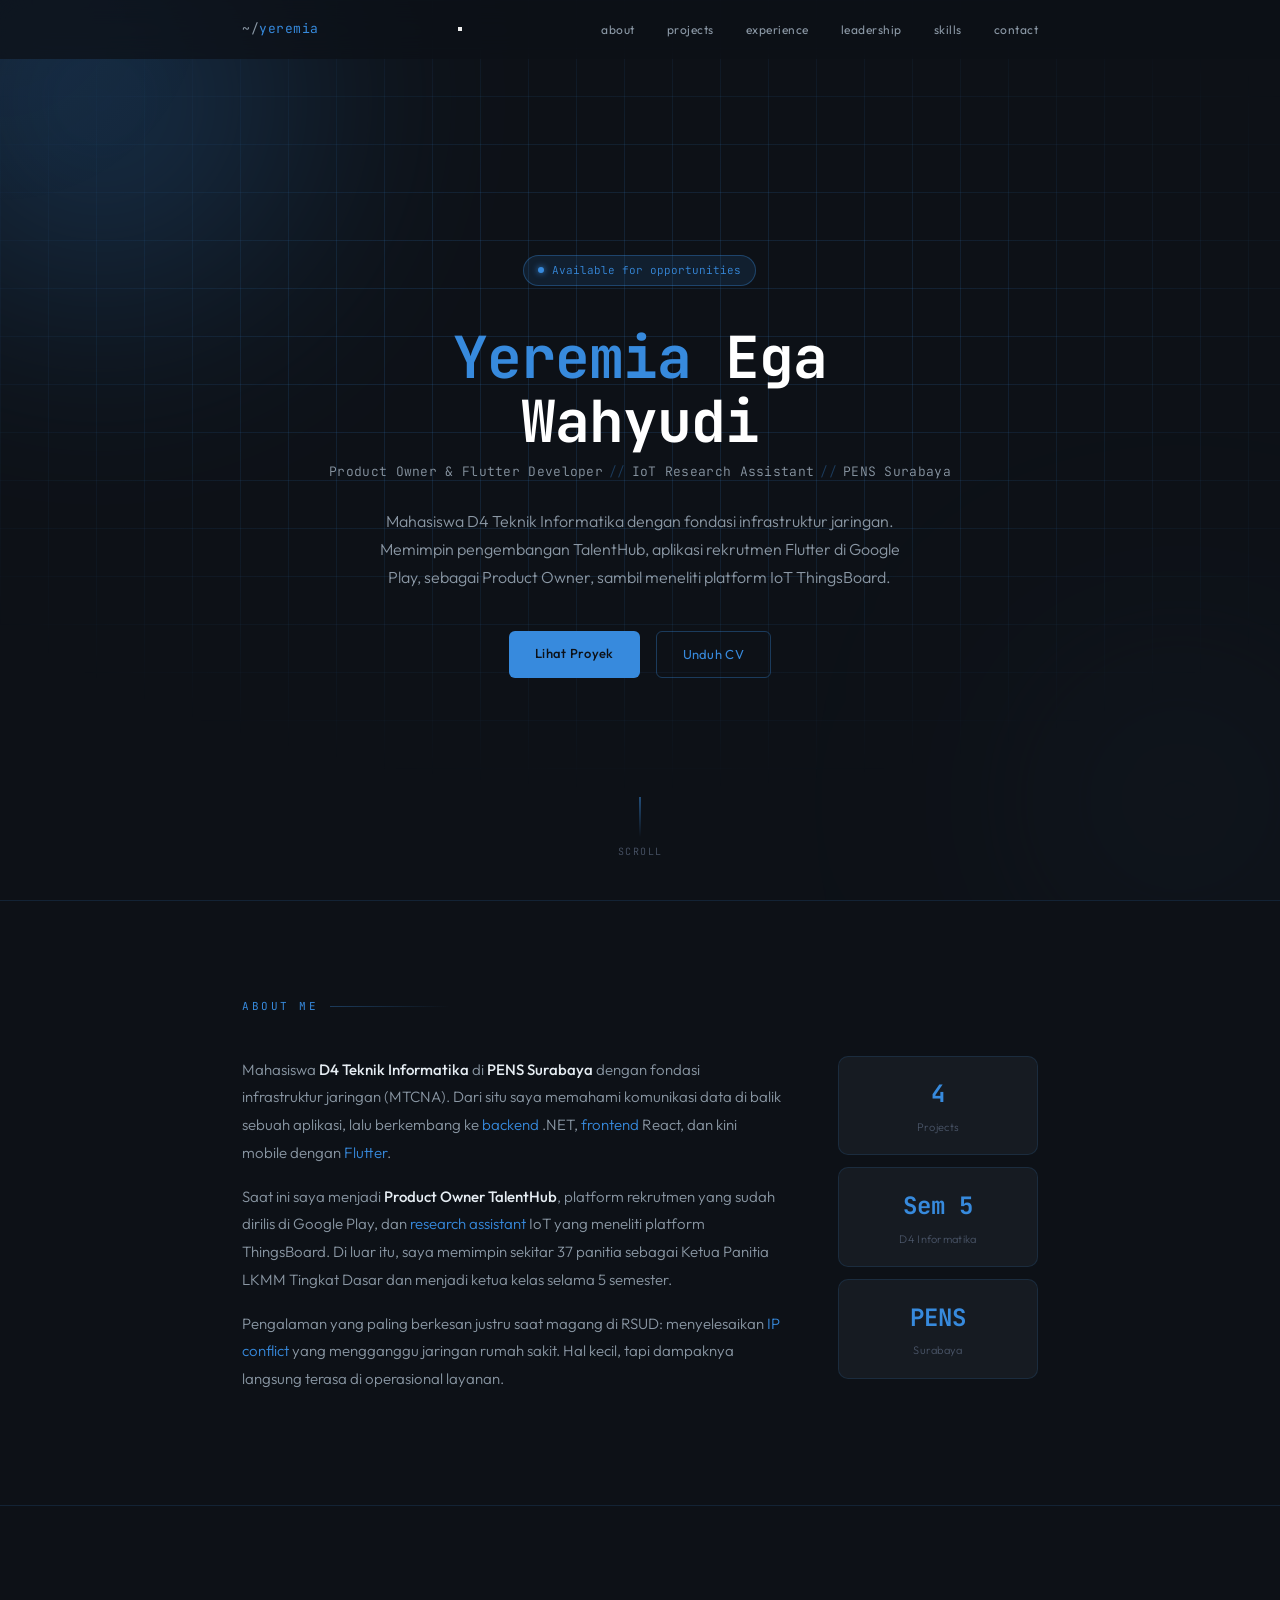
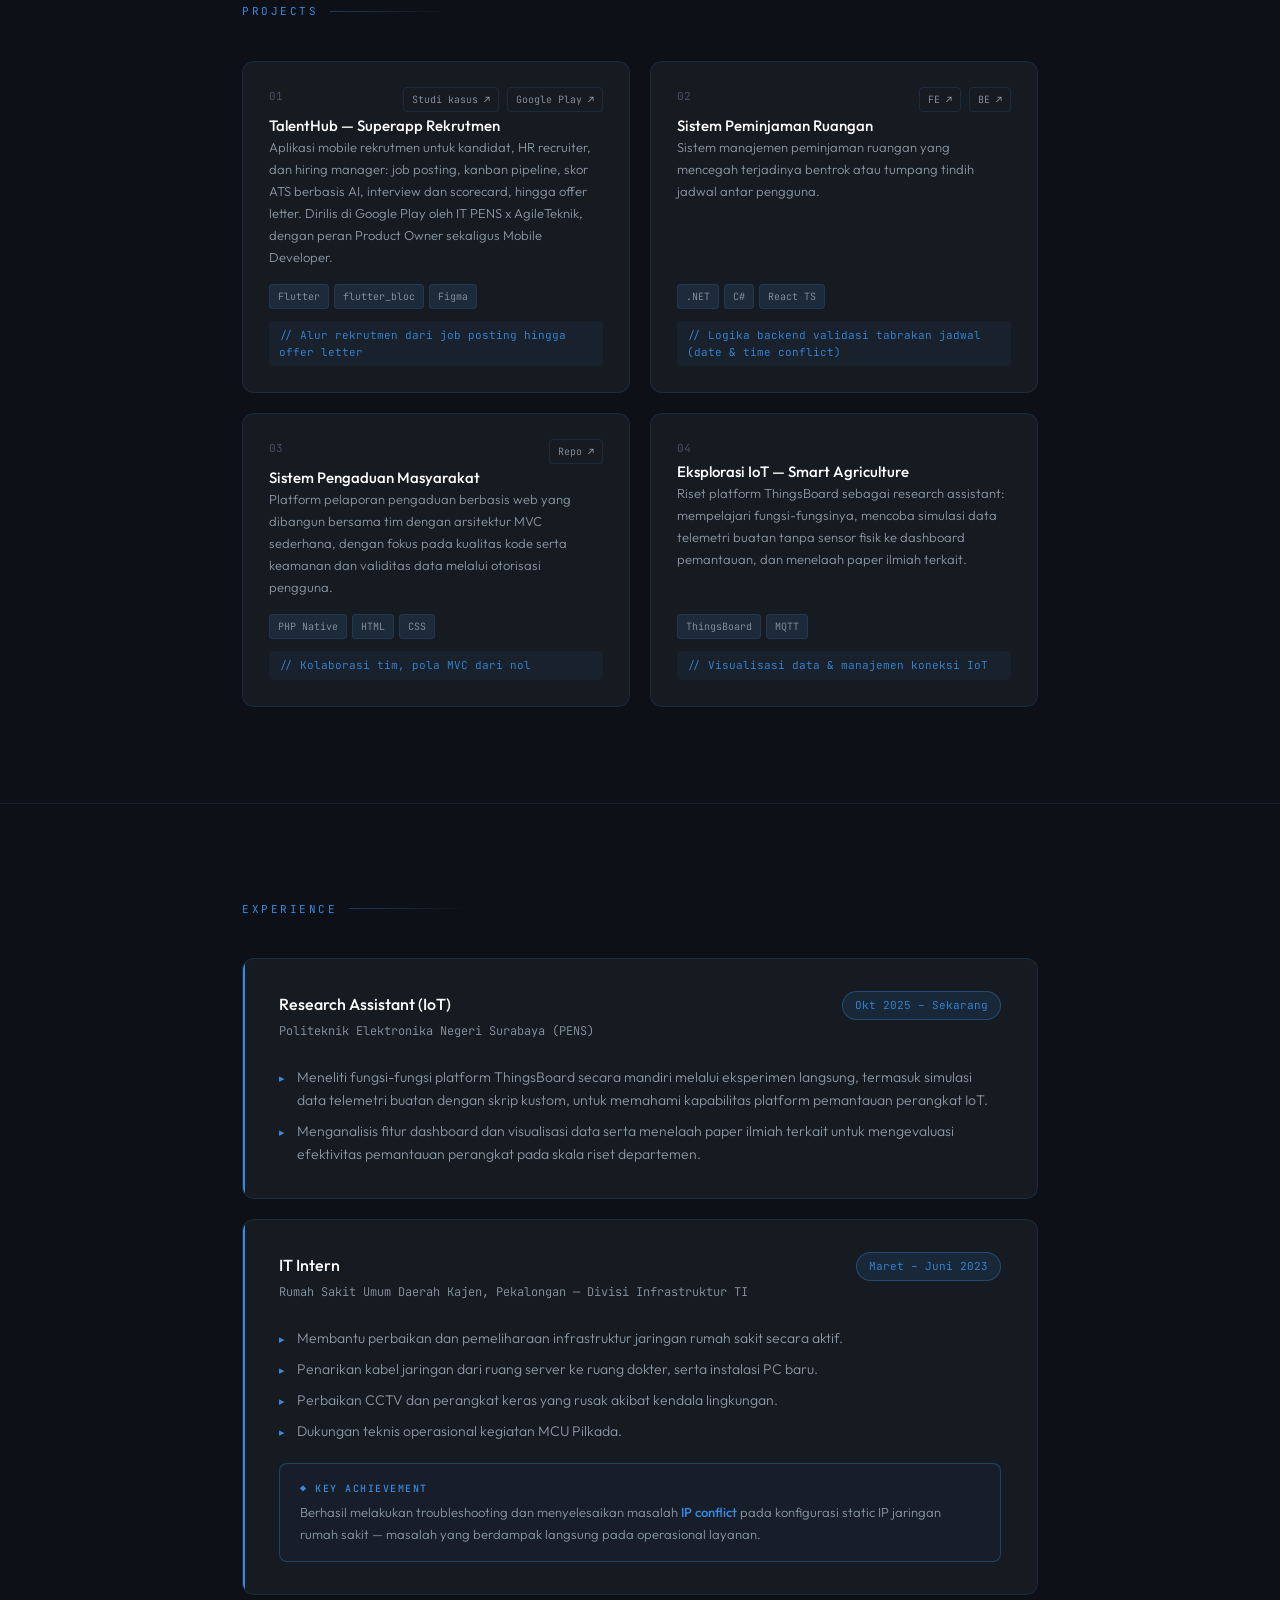
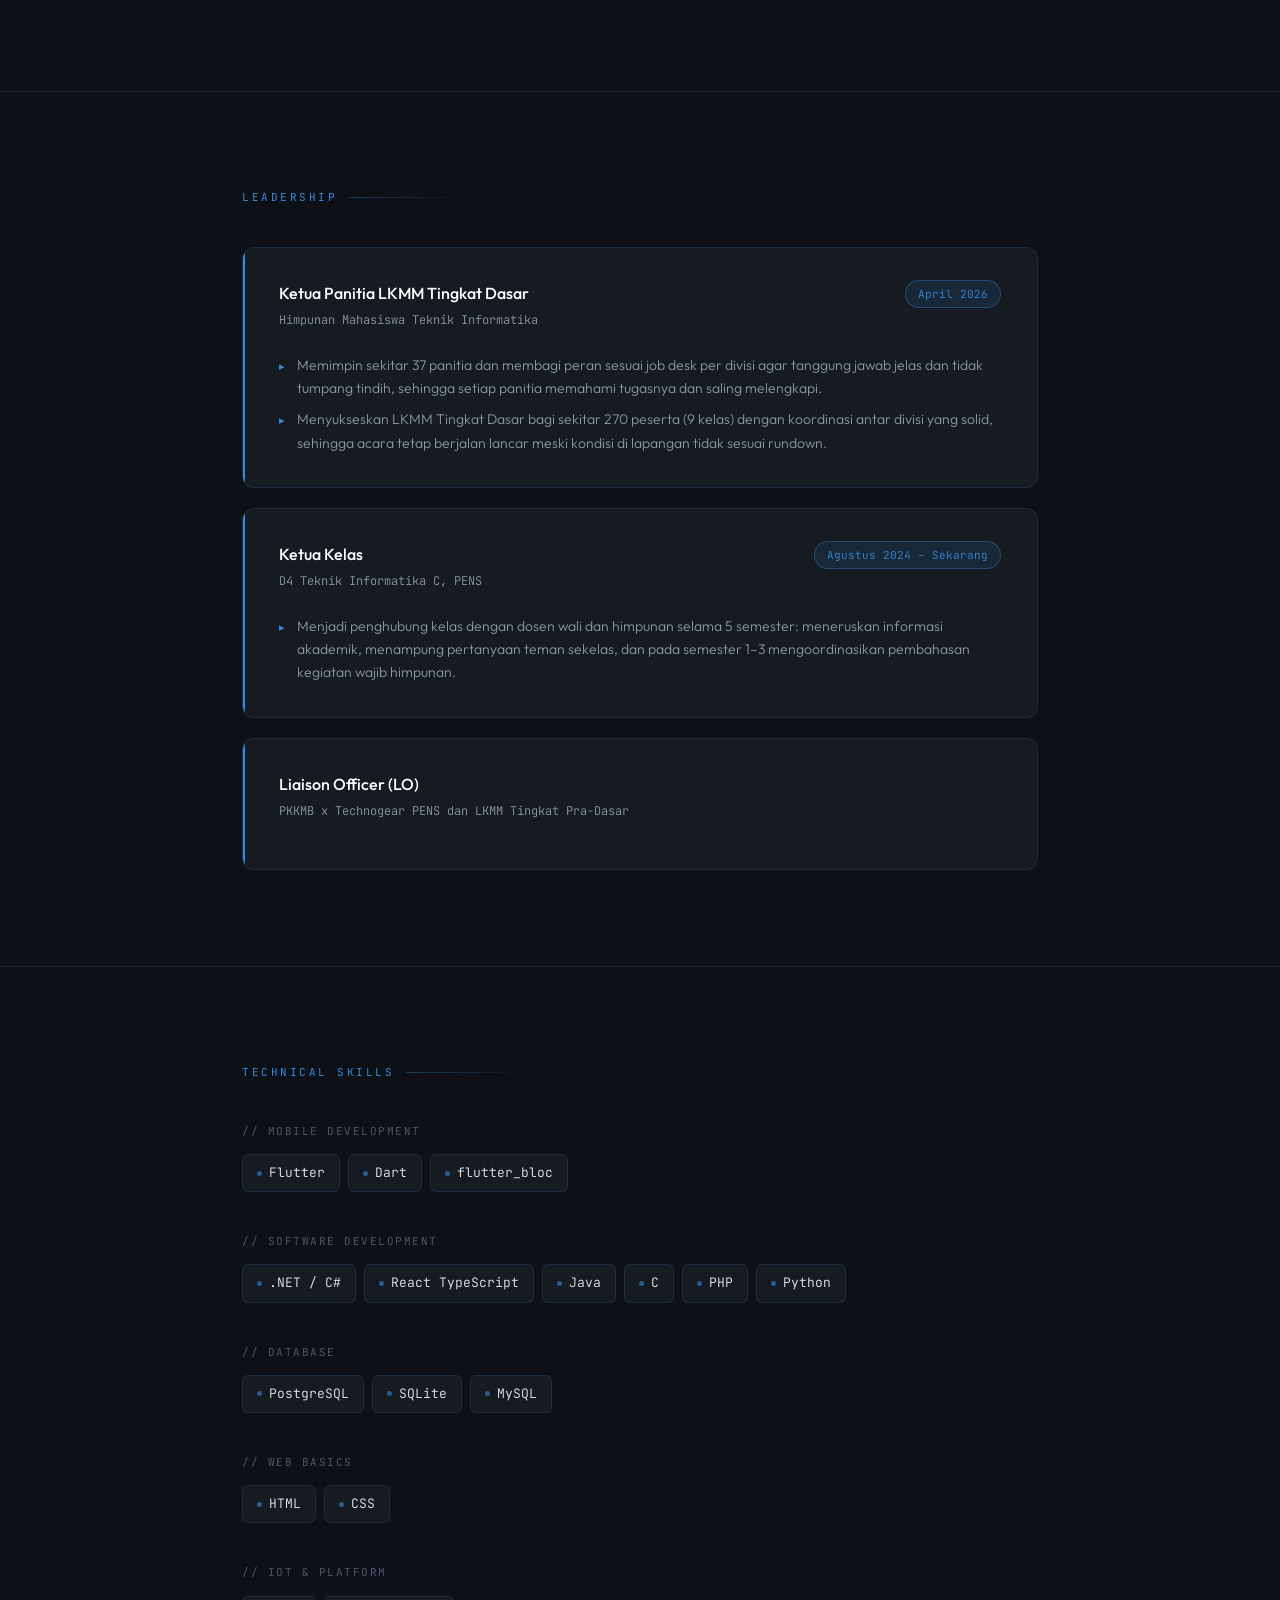
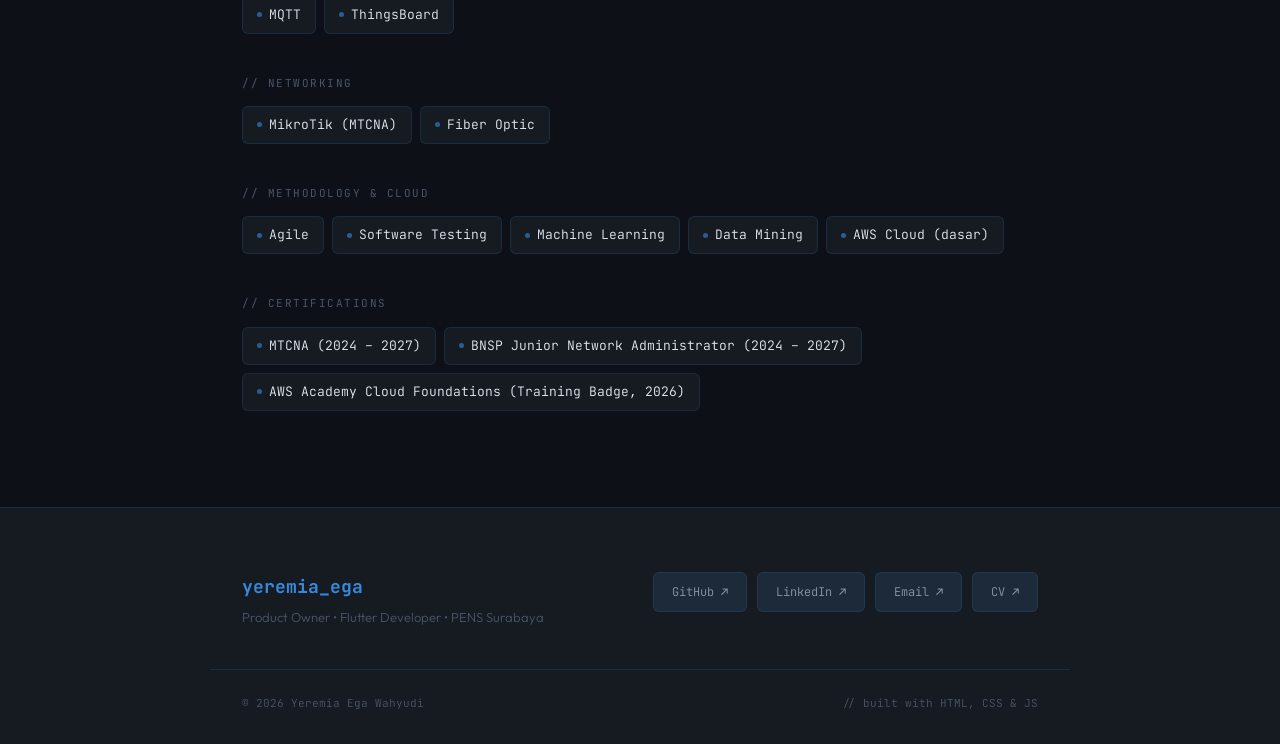
<file: index.html>
<!doctype html>
<html lang="id">
  <head>
    <meta charset="UTF-8" />
    <meta name="viewport" content="width=device-width, initial-scale=1" />
    <title>Yeremia Ega Wahyudi — Portfolio</title>
    <meta
      name="description"
      content="Portofolio Yeremia Ega Wahyudi: Product Owner TalentHub, Flutter developer, dan research assistant IoT di PENS Surabaya."
    />
    <link rel="preconnect" href="https://fonts.googleapis.com" />
    <link rel="preconnect" href="https://fonts.gstatic.com" crossorigin />
    <link
      href="https://fonts.googleapis.com/css2?family=JetBrains+Mono:ital,wght@0,300;0,400;0,500;0,700;1,300&family=Outfit:wght@300;400;500;600&display=swap"
      rel="stylesheet"
    />
    <link rel="stylesheet" href="style.css" />
    <style>
      .project-link-disabled {
        cursor: default;
        opacity: 0.45;
        pointer-events: none;
      }

      .project-link-disabled:hover {
        color: var(--text-2);
        border-color: var(--border);
        background: transparent;
      }

      .exp-card + .exp-card {
        margin-top: 1.25rem;
      }
    </style>
  </head>
  <body>
    <!-- NAV -->
    <nav id="navbar">
      <div class="nav-inner">
        <a href="#" class="nav-logo"><span>~/</span>yeremia</a>

        <button
          class="nav-toggle"
          id="nav-toggle"
          aria-label="Toggle navigation"
        >
          <span class="hamburger-line"></span>
          <span class="hamburger-line"></span>
          <span class="hamburger-line"></span>
        </button>

        <!-- Urutan link navigasi sudah disinkronkan dengan susunan section baru -->
        <ul class="nav-links" id="nav-menu">
          <li><a href="#about">about</a></li>
          <li><a href="#projects">projects</a></li>
          <li><a href="#experience">experience</a></li>
          <li><a href="#leadership">leadership</a></li>
          <li><a href="#skills">skills</a></li>
          <li><a href="#contact">contact</a></li>
        </ul>
      </div>
    </nav>

    <!-- HERO -->
    <section class="hero">
      <div class="hero-bg-fx">
        <div class="orb orb-1"></div>
        <div class="orb orb-2"></div>
      </div>
      <div class="hero-grid-bg"></div>
      <div class="hero-inner reveal active">
        <div class="hero-status">
          <span class="status-dot"></span>
          Available for opportunities
        </div>
        <!-- Nama depan Yeremia sudah bersih ter-highlight sendirian -->
        <h1><span class="name-accent">Yeremia</span> Ega<br />Wahyudi</h1>
        <p class="hero-tagline">
          Product Owner &amp; Flutter Developer<span class="tag-sep"
            >//</span
          >IoT Research Assistant<span class="tag-sep">//</span>PENS Surabaya
        </p>
        <p class="hero-desc">
          Mahasiswa D4 Teknik Informatika dengan fondasi infrastruktur jaringan.
          Memimpin pengembangan TalentHub, aplikasi rekrutmen Flutter di Google
          Play, sebagai Product Owner, sambil meneliti platform IoT
          ThingsBoard.
        </p>
        <div class="hero-cta">
          <a href="#projects" class="btn-primary">Lihat Proyek</a>
          <a
            href="CV_Yeremia_Ega_Wahyudi_PENS.pdf"
            target="_blank"
            rel="noopener"
            class="btn-outline"
            >Unduh CV</a
          >
        </div>
      </div>
      <div class="hero-scroll reveal active delay-2">
        <div class="scroll-line"></div>
        scroll
      </div>
    </section>

    <hr class="divider" />

    <!-- 1. ABOUT ME -->
    <section id="about">
      <div class="container glow-container">
        <div class="section-label reveal">About me</div>
        <div class="about-grid">
          <div class="about-text reveal delay-1">
            <p>
              Mahasiswa <strong>D4 Teknik Informatika</strong> di
              <strong>PENS Surabaya</strong> dengan fondasi infrastruktur
              jaringan (MTCNA). Dari situ saya memahami komunikasi data di balik
              sebuah aplikasi, lalu berkembang ke <em>backend</em> .NET,
              <em>frontend</em> React, dan kini mobile dengan
              <em>Flutter</em>.
            </p>
            <p>
              Saat ini saya menjadi <strong>Product Owner TalentHub</strong>,
              platform rekrutmen yang sudah dirilis di Google Play, dan
              <em>research assistant</em> IoT yang meneliti platform
              ThingsBoard. Di luar itu, saya memimpin sekitar 37 panitia
              sebagai Ketua Panitia LKMM Tingkat Dasar dan menjadi ketua kelas
              selama 5 semester.
            </p>
            <p>
              Pengalaman yang paling berkesan justru saat magang di RSUD:
              menyelesaikan <em>IP conflict</em> yang mengganggu jaringan rumah
              sakit. Hal kecil, tapi dampaknya langsung terasa di operasional
              layanan.
            </p>
          </div>
          <div class="about-stats reveal delay-2">
            <div class="stat-card glow-card">
              <div class="glow-card-content">
                <div class="stat-num">4</div>
                <div class="stat-label">Projects</div>
              </div>
            </div>
            <div class="stat-card glow-card">
              <div class="glow-card-content">
                <div class="stat-num">Sem 5</div>
                <div class="stat-label">D4 Informatika</div>
              </div>
            </div>
            <div class="stat-card glow-card">
              <div class="glow-card-content">
                <div class="stat-num">PENS</div>
                <div class="stat-label">Surabaya</div>
              </div>
            </div>
          </div>
        </div>
      </div>
    </section>

    <hr class="divider" />

    <!-- 2. PROJECTS -->
    <section id="projects">
      <div class="container glow-container">
        <div class="section-label reveal">Projects</div>
        <div class="projects-grid">
          <div class="project-card glow-card reveal delay-1">
            <div class="glow-card-content">
              <div class="project-top">
                <span class="project-num">01</span>
                <div class="project-links">
                  <a href="projects/talenthub.html" class="project-link"
                    >Studi kasus ↗</a
                  >
                  <a
                    href="https://play.google.com/store/apps/details?id=id.ac.pens.it.talenthub"
                    target="_blank"
                    rel="noopener"
                    class="project-link"
                    >Google Play ↗</a
                  >
                </div>
              </div>
              <div class="project-name">TalentHub — Superapp Rekrutmen</div>
              <p class="project-desc">
                Aplikasi mobile rekrutmen untuk kandidat, HR recruiter, dan
                hiring manager: job posting, kanban pipeline, skor ATS berbasis
                AI, interview dan scorecard, hingga offer letter. Dirilis di
                Google Play oleh IT PENS x AgileTeknik, dengan peran Product
                Owner sekaligus Mobile Developer.
              </p>
              <div class="project-stack">
                <span class="stack-tag">Flutter</span>
                <span class="stack-tag">flutter_bloc</span>
                <span class="stack-tag">Figma</span>
              </div>
              <p class="project-highlight">
                // Alur rekrutmen dari job posting hingga offer letter
              </p>
            </div>
          </div>

          <div class="project-card glow-card reveal delay-2">
            <div class="glow-card-content">
              <div class="project-top">
                <span class="project-num">02</span>
                <div class="project-links">
                  <a
                    href="https://github.com/yremia-code/2026-peminjaman-ruangan-frontend"
                    target="_blank"
                    rel="noopener"
                    class="project-link"
                    >FE ↗</a
                  >
                  <a
                    href="https://github.com/yremia-code/2026-peminjaman-ruangan-backend"
                    target="_blank"
                    rel="noopener"
                    class="project-link"
                    >BE ↗</a
                  >
                </div>
              </div>
              <div class="project-name">Sistem Peminjaman Ruangan</div>
              <p class="project-desc">
                Sistem manajemen peminjaman ruangan yang mencegah terjadinya
                bentrok atau tumpang tindih jadwal antar pengguna.
              </p>
              <div class="project-stack">
                <span class="stack-tag">.NET</span>
                <span class="stack-tag">C#</span>
                <span class="stack-tag">React TS</span>
              </div>
              <p class="project-highlight">
                // Logika backend validasi tabrakan jadwal (date &amp; time
                conflict)
              </p>
            </div>
          </div>

          <div class="project-card glow-card reveal delay-3">
            <div class="glow-card-content">
              <div class="project-top">
                <span class="project-num">03</span>
                <div class="project-links">
                  <a
                    href="https://github.com/bagusmukti/Project-UAS"
                    target="_blank"
                    rel="noopener"
                    class="project-link"
                    >Repo ↗</a
                  >
                </div>
              </div>
              <div class="project-name">Sistem Pengaduan Masyarakat</div>
              <p class="project-desc">
                Platform pelaporan pengaduan berbasis web yang dibangun
                bersama tim dengan arsitektur MVC sederhana, dengan fokus pada
                kualitas kode serta keamanan dan validitas data melalui
                otorisasi pengguna.
              </p>
              <div class="project-stack">
                <span class="stack-tag">PHP Native</span>
                <span class="stack-tag">HTML</span>
                <span class="stack-tag">CSS</span>
              </div>
              <p class="project-highlight">
                // Kolaborasi tim, pola MVC dari nol
              </p>
            </div>
          </div>

          <div class="project-card glow-card reveal delay-1">
            <div class="glow-card-content">
              <div class="project-top">
                <span class="project-num">04</span>
              </div>
              <div class="project-name">Eksplorasi IoT — Smart Agriculture</div>
              <p class="project-desc">
                Riset platform ThingsBoard sebagai research assistant:
                mempelajari fungsi-fungsinya, mencoba simulasi data telemetri
                buatan tanpa sensor fisik ke dashboard pemantauan, dan menelaah
                paper ilmiah terkait.
              </p>
              <div class="project-stack">
                <span class="stack-tag">ThingsBoard</span>
                <span class="stack-tag">MQTT</span>
              </div>
              <p class="project-highlight">
                // Visualisasi data &amp; manajemen koneksi IoT
              </p>
            </div>
          </div>
        </div>
      </div>
    </section>

    <hr class="divider" />

    <!-- 3. EXPERIENCE -->
    <section id="experience">
      <div class="container glow-container">
        <div class="section-label reveal">Experience</div>

        <div class="exp-card glow-card reveal delay-1">
          <div class="glow-card-content">
            <div class="exp-header">
              <div>
                <div class="exp-title">Research Assistant (IoT)</div>
                <div class="exp-company">
                  Politeknik Elektronika Negeri Surabaya (PENS)
                </div>
              </div>
              <span class="exp-badge">Okt 2025 – Sekarang</span>
            </div>
            <ul class="exp-list">
              <li>
                Meneliti fungsi-fungsi platform ThingsBoard secara mandiri
                melalui eksperimen langsung, termasuk simulasi data telemetri
                buatan dengan skrip kustom, untuk memahami kapabilitas platform
                pemantauan perangkat IoT.
              </li>
              <li>
                Menganalisis fitur dashboard dan visualisasi data serta
                menelaah paper ilmiah terkait untuk mengevaluasi efektivitas
                pemantauan perangkat pada skala riset departemen.
              </li>
            </ul>
          </div>
        </div>

        <div class="exp-card glow-card reveal delay-2">
          <div class="glow-card-content">
            <div class="exp-header">
              <div>
                <div class="exp-title">IT Intern</div>
                <div class="exp-company">
                  Rumah Sakit Umum Daerah Kajen, Pekalongan &mdash; Divisi
                  Infrastruktur TI
                </div>
              </div>
              <span class="exp-badge">Maret – Juni 2023</span>
            </div>
            <ul class="exp-list">
              <li>
                Membantu perbaikan dan pemeliharaan infrastruktur jaringan rumah
                sakit secara aktif.
              </li>
              <li>
                Penarikan kabel jaringan dari ruang server ke ruang dokter,
                serta instalasi PC baru.
              </li>
              <li>
                Perbaikan CCTV dan perangkat keras yang rusak akibat kendala
                lingkungan.
              </li>
              <li>
                Dukungan teknis operasional kegiatan MCU Pilkada.
              </li>
            </ul>
            <div class="achievement">
              <div class="achievement-label">&#9670; Key achievement</div>
              <p>
                Berhasil melakukan troubleshooting dan menyelesaikan masalah
                <strong>IP conflict</strong> pada konfigurasi static IP jaringan
                rumah sakit — masalah yang berdampak langsung pada operasional
                layanan.
              </p>
            </div>
          </div>
        </div>
      </div>
    </section>

    <hr class="divider" />

    <!-- 4. LEADERSHIP -->
    <section id="leadership">
      <div class="container glow-container">
        <div class="section-label reveal">Leadership</div>

        <div class="exp-card glow-card reveal delay-1">
          <div class="glow-card-content">
            <div class="exp-header">
              <div>
                <div class="exp-title">Ketua Panitia LKMM Tingkat Dasar</div>
                <div class="exp-company">
                  Himpunan Mahasiswa Teknik Informatika
                </div>
              </div>
              <span class="exp-badge">April 2026</span>
            </div>
            <ul class="exp-list">
              <li>
                Memimpin sekitar 37 panitia dan membagi peran sesuai job desk
                per divisi agar tanggung jawab jelas dan tidak tumpang tindih,
                sehingga setiap panitia memahami tugasnya dan saling melengkapi.
              </li>
              <li>
                Menyukseskan LKMM Tingkat Dasar bagi sekitar 270 peserta (9
                kelas) dengan koordinasi antar divisi yang solid, sehingga acara
                tetap berjalan lancar meski kondisi di lapangan tidak sesuai
                rundown.
              </li>
            </ul>
          </div>
        </div>

        <div class="exp-card glow-card reveal delay-2">
          <div class="glow-card-content">
            <div class="exp-header">
              <div>
                <div class="exp-title">Ketua Kelas</div>
                <div class="exp-company">D4 Teknik Informatika C, PENS</div>
              </div>
              <span class="exp-badge">Agustus 2024 – Sekarang</span>
            </div>
            <ul class="exp-list">
              <li>
                Menjadi penghubung kelas dengan dosen wali dan himpunan selama 5
                semester: meneruskan informasi akademik, menampung pertanyaan
                teman sekelas, dan pada semester 1–3 mengoordinasikan
                pembahasan kegiatan wajib himpunan.
              </li>
            </ul>
          </div>
        </div>

        <div class="exp-card glow-card reveal delay-3">
          <div class="glow-card-content">
            <div class="exp-header">
              <div>
                <div class="exp-title">Liaison Officer (LO)</div>
                <div class="exp-company">
                  PKKMB x Technogear PENS dan LKMM Tingkat Pra-Dasar
                </div>
              </div>
            </div>
          </div>
        </div>
      </div>
    </section>

    <hr class="divider" />

    <!-- 5. TECHNICAL SKILLS -->
    <section id="skills">
      <div class="container">
        <div class="section-label reveal">Technical skills</div>
        <div class="skills-grid reveal delay-1">
          <div>
            <div class="skill-cat-title">// Mobile Development</div>
            <div class="chips">
              <span class="chip"><span class="chip-dot"></span>Flutter</span>
              <span class="chip"><span class="chip-dot"></span>Dart</span>
              <span class="chip"
                ><span class="chip-dot"></span>flutter_bloc</span
              >
            </div>
          </div>
          <div>
            <div class="skill-cat-title">// Software Development</div>
            <div class="chips">
              <span class="chip"><span class="chip-dot"></span>.NET / C#</span>
              <span class="chip"
                ><span class="chip-dot"></span>React TypeScript</span
              >
              <span class="chip"><span class="chip-dot"></span>Java</span>
              <span class="chip"><span class="chip-dot"></span>C</span>
              <span class="chip"><span class="chip-dot"></span>PHP</span>
              <span class="chip"><span class="chip-dot"></span>Python</span>
            </div>
          </div>
          <div>
            <div class="skill-cat-title">// Database</div>
            <div class="chips">
              <span class="chip"
                ><span class="chip-dot"></span>PostgreSQL</span
              >
              <span class="chip"><span class="chip-dot"></span>SQLite</span>
              <span class="chip"><span class="chip-dot"></span>MySQL</span>
            </div>
          </div>
          <div>
            <div class="skill-cat-title">// Web Basics</div>
            <div class="chips">
              <span class="chip"><span class="chip-dot"></span>HTML</span>
              <span class="chip"><span class="chip-dot"></span>CSS</span>
            </div>
          </div>
          <div>
            <div class="skill-cat-title">// IoT &amp; Platform</div>
            <div class="chips">
              <span class="chip"><span class="chip-dot"></span>MQTT</span>
              <span class="chip"
                ><span class="chip-dot"></span>ThingsBoard</span
              >
            </div>
          </div>
          <div>
            <div class="skill-cat-title">// Networking</div>
            <div class="chips">
              <span class="chip"
                ><span class="chip-dot"></span>MikroTik (MTCNA)</span
              >
              <span class="chip"><span class="chip-dot"></span>Fiber Optic</span>
            </div>
          </div>
          <div>
            <div class="skill-cat-title">// Methodology &amp; Cloud</div>
            <div class="chips">
              <span class="chip"><span class="chip-dot"></span>Agile</span>
              <span class="chip"
                ><span class="chip-dot"></span>Software Testing</span
              >
              <span class="chip"
                ><span class="chip-dot"></span>Machine Learning</span
              >
              <span class="chip"><span class="chip-dot"></span>Data Mining</span>
              <span class="chip"
                ><span class="chip-dot"></span>AWS Cloud (dasar)</span
              >
            </div>
          </div>
          <div>
            <div class="skill-cat-title">// Certifications</div>
            <div class="chips">
              <span class="chip"
                ><span class="chip-dot"></span>MTCNA (2024 – 2027)</span
              >
              <span class="chip"
                ><span class="chip-dot"></span>BNSP Junior Network Administrator
                (2024 – 2027)</span
              >
              <span class="chip"
                ><span class="chip-dot"></span>AWS Academy Cloud Foundations
                (Training Badge, 2026)</span
              >
            </div>
          </div>
        </div>
      </div>
    </section>

    <!-- FOOTER / CONTACT -->
    <footer id="contact">
      <div class="footer-top reveal">
        <div>
          <div class="footer-name">yeremia_ega</div>
          <div class="footer-tagline">
            Product Owner &bull; Flutter Developer &bull; PENS Surabaya
          </div>
        </div>
        <div class="footer-links">
          <a
            href="https://github.com/yremia-code"
            target="_blank"
            rel="noopener"
            class="footer-link"
            >GitHub ↗</a
          >
          <a
            href="https://www.linkedin.com/in/yeremiaew/"
            target="_blank"
            rel="noopener"
            class="footer-link"
            >LinkedIn ↗</a
          >
          <a href="mailto:personalyeremia@gmail.com" class="footer-link"
            >Email ↗</a
          >
          <a
            href="CV_Yeremia_Ega_Wahyudi_PENS.pdf"
            target="_blank"
            rel="noopener"
            class="footer-link"
            >CV ↗</a
          >
        </div>
      </div>
      <div class="footer-bottom reveal delay-1">
        <span class="footer-copy">&copy; 2026 Yeremia Ega Wahyudi</span>
        <span class="footer-built">// built with HTML, CSS &amp; JS</span>
      </div>
    </footer>

    <script>
      // ── ANIMASI SCROLL REVEAL (FADE IN UP) ──
      const observerOptions = { root: null, rootMargin: "0px", threshold: 0.1 };
      const observer = new IntersectionObserver((entries) => {
        entries.forEach((entry) => {
          if (entry.isIntersecting) {
            entry.target.classList.add("active");
            setTimeout(() => {
              entry.target.classList.remove(
                "reveal",
                "active",
                "delay-1",
                "delay-2",
                "delay-3",
              );
            }, 1000);
          }
        });
      }, observerOptions);

      document
        .querySelectorAll(".reveal")
        .forEach((el) => observer.observe(el));

      // ── SPOTLIGHT SHADOW EFFECT (KARTU INTERNAL) ──
      document.querySelectorAll(".glow-container").forEach((container) => {
        container.addEventListener("mousemove", (e) => {
          container.querySelectorAll(".glow-card").forEach((card) => {
            const rect = card.getBoundingClientRect();
            const x = e.clientX - rect.left;
            const y = e.clientY - rect.top;
            card.style.setProperty("--mouse-x", `${x}px`);
            card.style.setProperty("--mouse-y", `${y}px`);
          });
        });
      });

      // ── BLUR NAV ON SCROLL ──
      const navbar = document.getElementById("navbar");
      window.addEventListener("scroll", () => {
        window.scrollY > 40
          ? navbar.classList.add("nav-scrolled")
          : navbar.classList.remove("nav-scrolled");
      });

      // ── INTERAKTIF HAMBURGER MENU MOBILE ──
      const navToggle = document.getElementById("nav-toggle");
      const navMenu = document.getElementById("nav-menu");
      const navLinksDetail = document.querySelectorAll(".nav-links a");

      navToggle.addEventListener("click", () => {
        navToggle.classList.toggle("toggle-active");
        navMenu.classList.toggle("menu-active");
      });

      navLinksDetail.forEach((link) => {
        link.addEventListener("click", () => {
          navToggle.classList.remove("toggle-active");
          navMenu.classList.remove("menu-active");
        });
      });

      // ── GLOBAL MOUSE SHADOW BLUE GLOW EFFECT ──
      const cursorGlow = document.createElement("div");
      cursorGlow.id = "cursor-glow";
      document.body.appendChild(cursorGlow);

      document.addEventListener("mousemove", (e) => {
        cursorGlow.style.left = `${e.clientX}px`;
        cursorGlow.style.top = `${e.clientY}px`;
      });
    </script>
  </body>
</html>
</file>
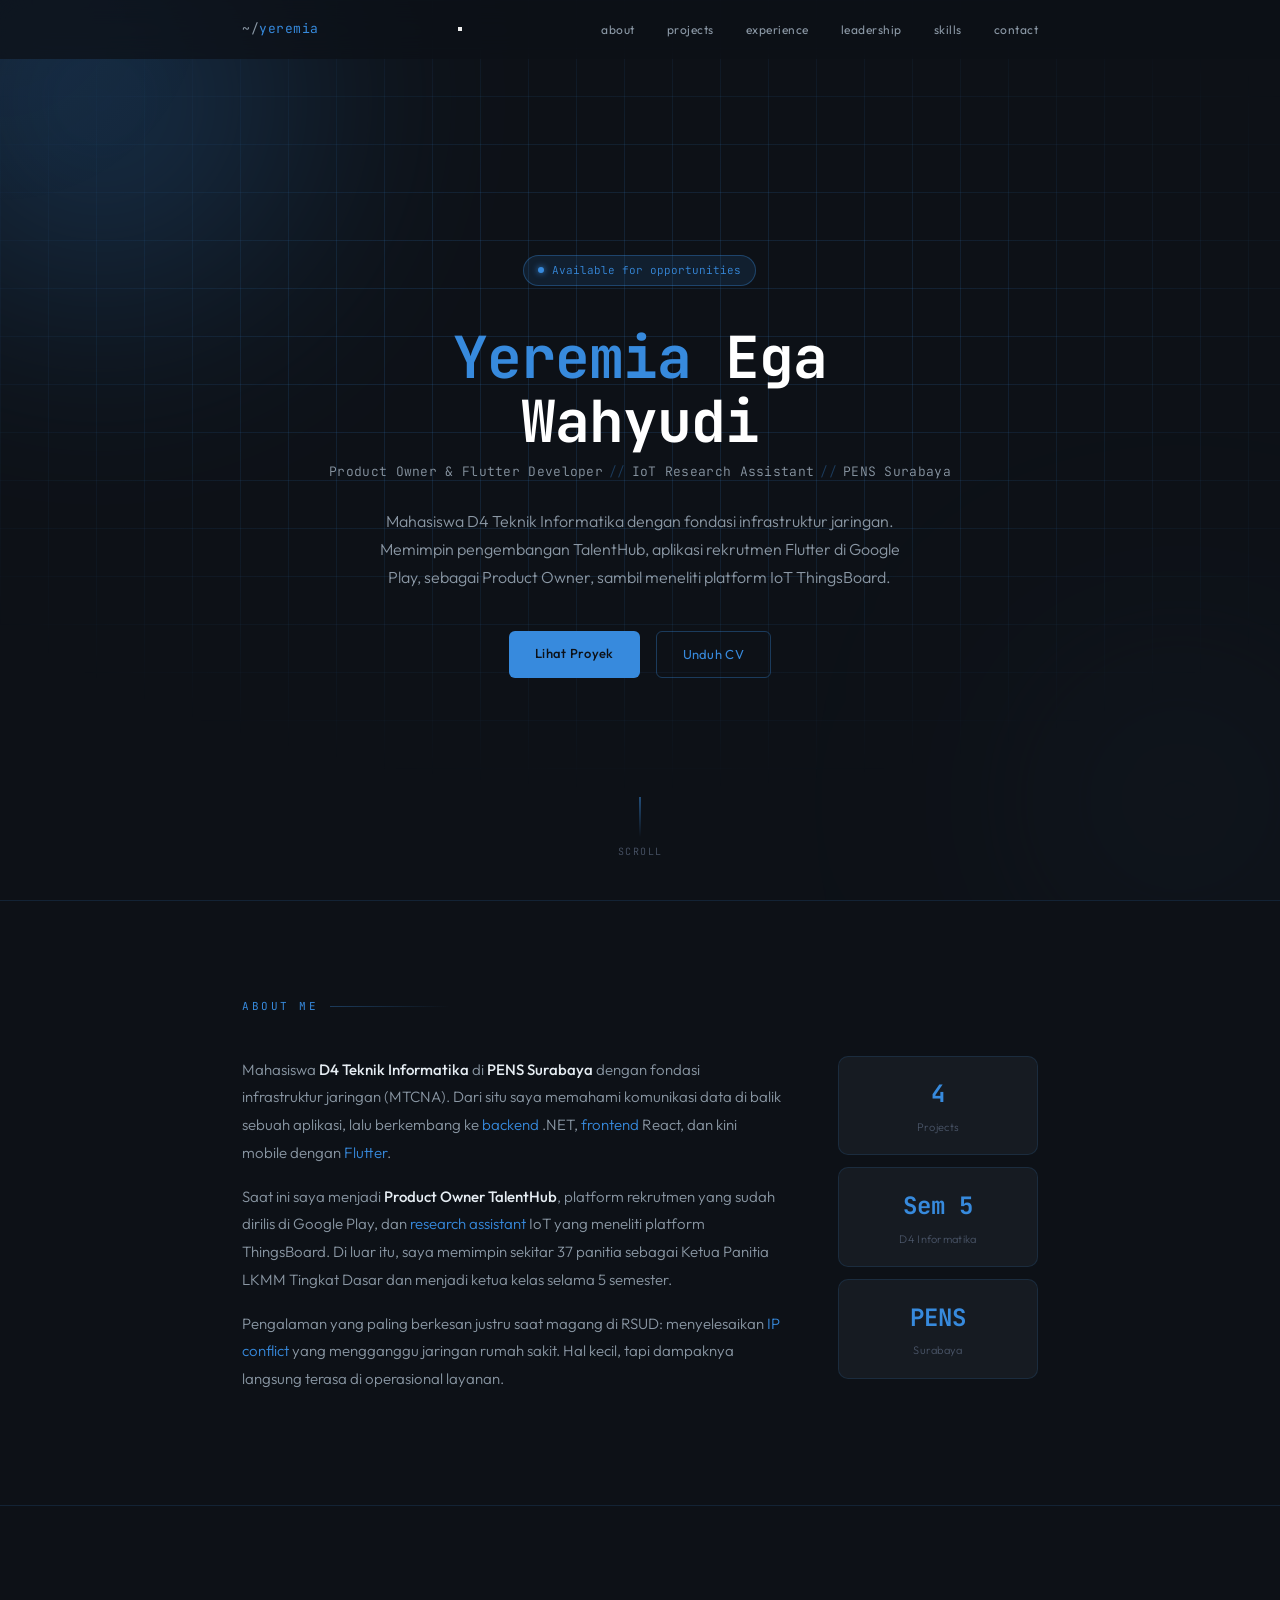
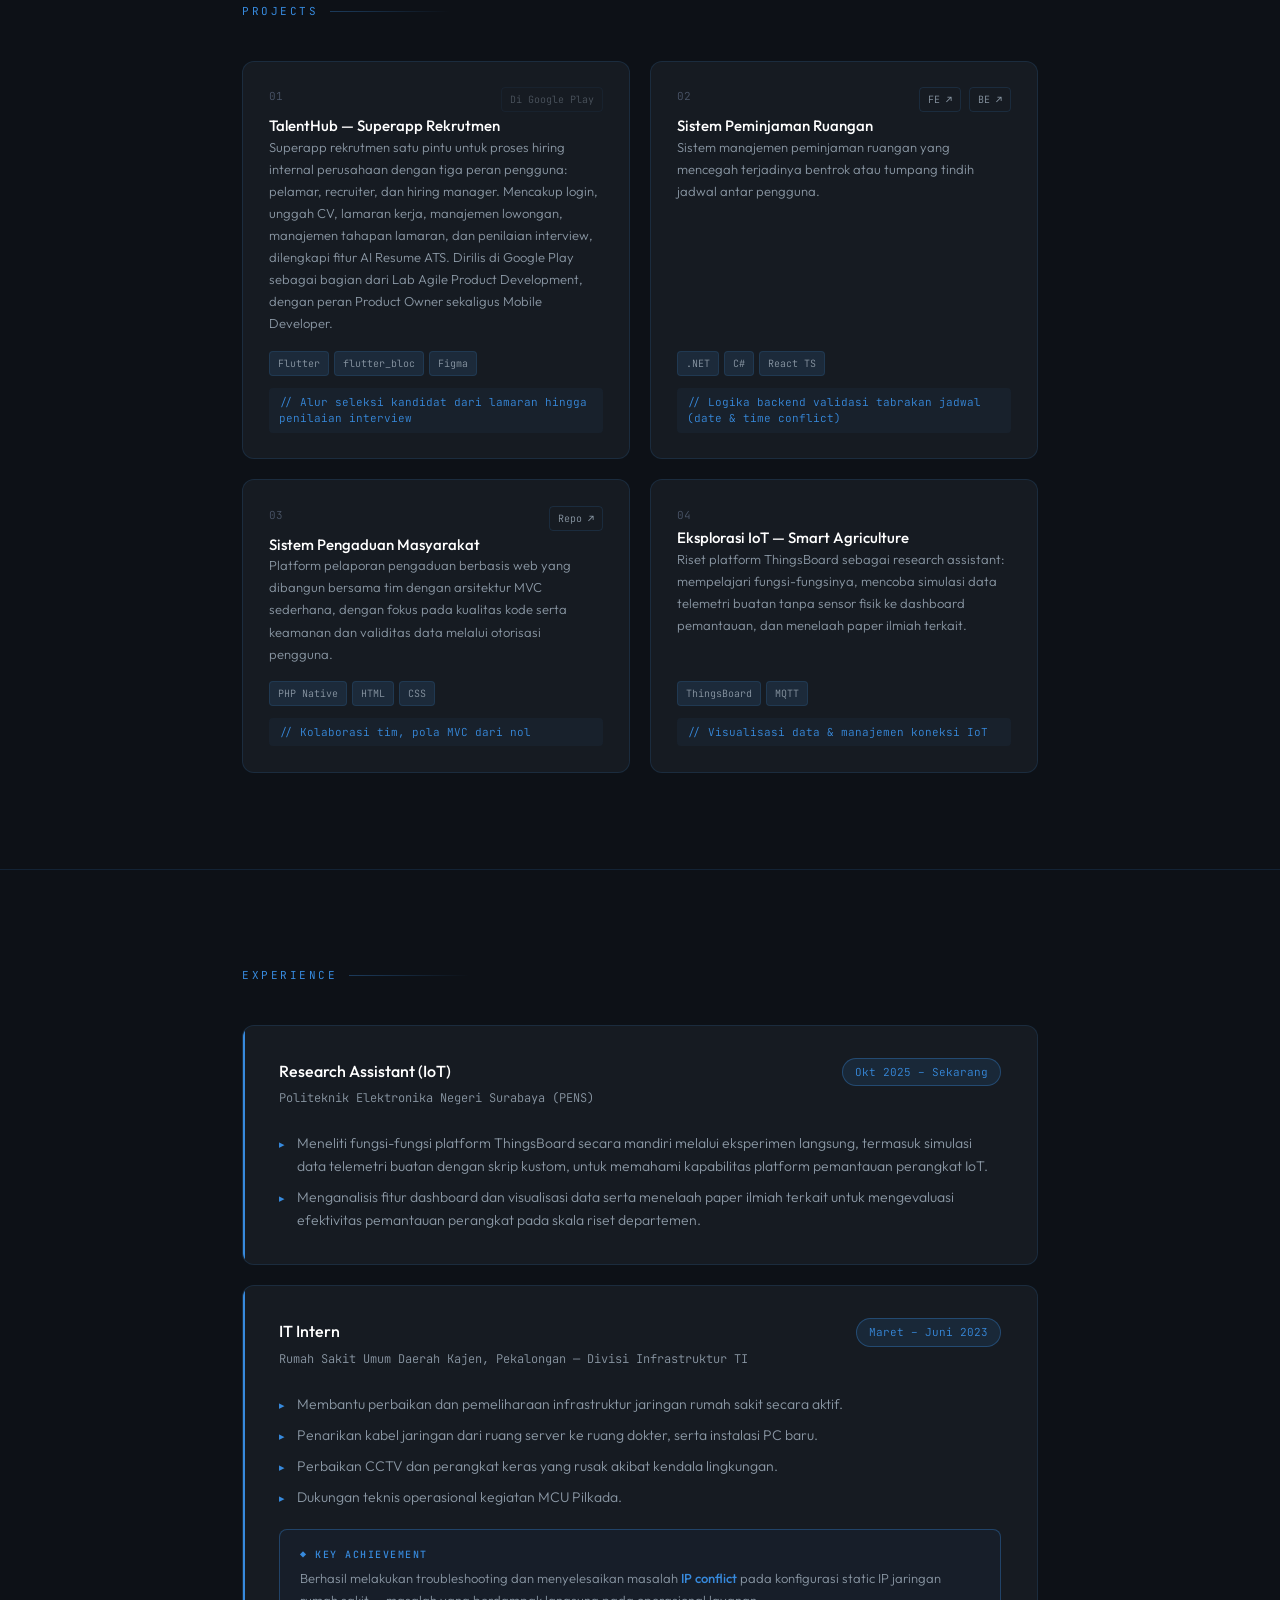
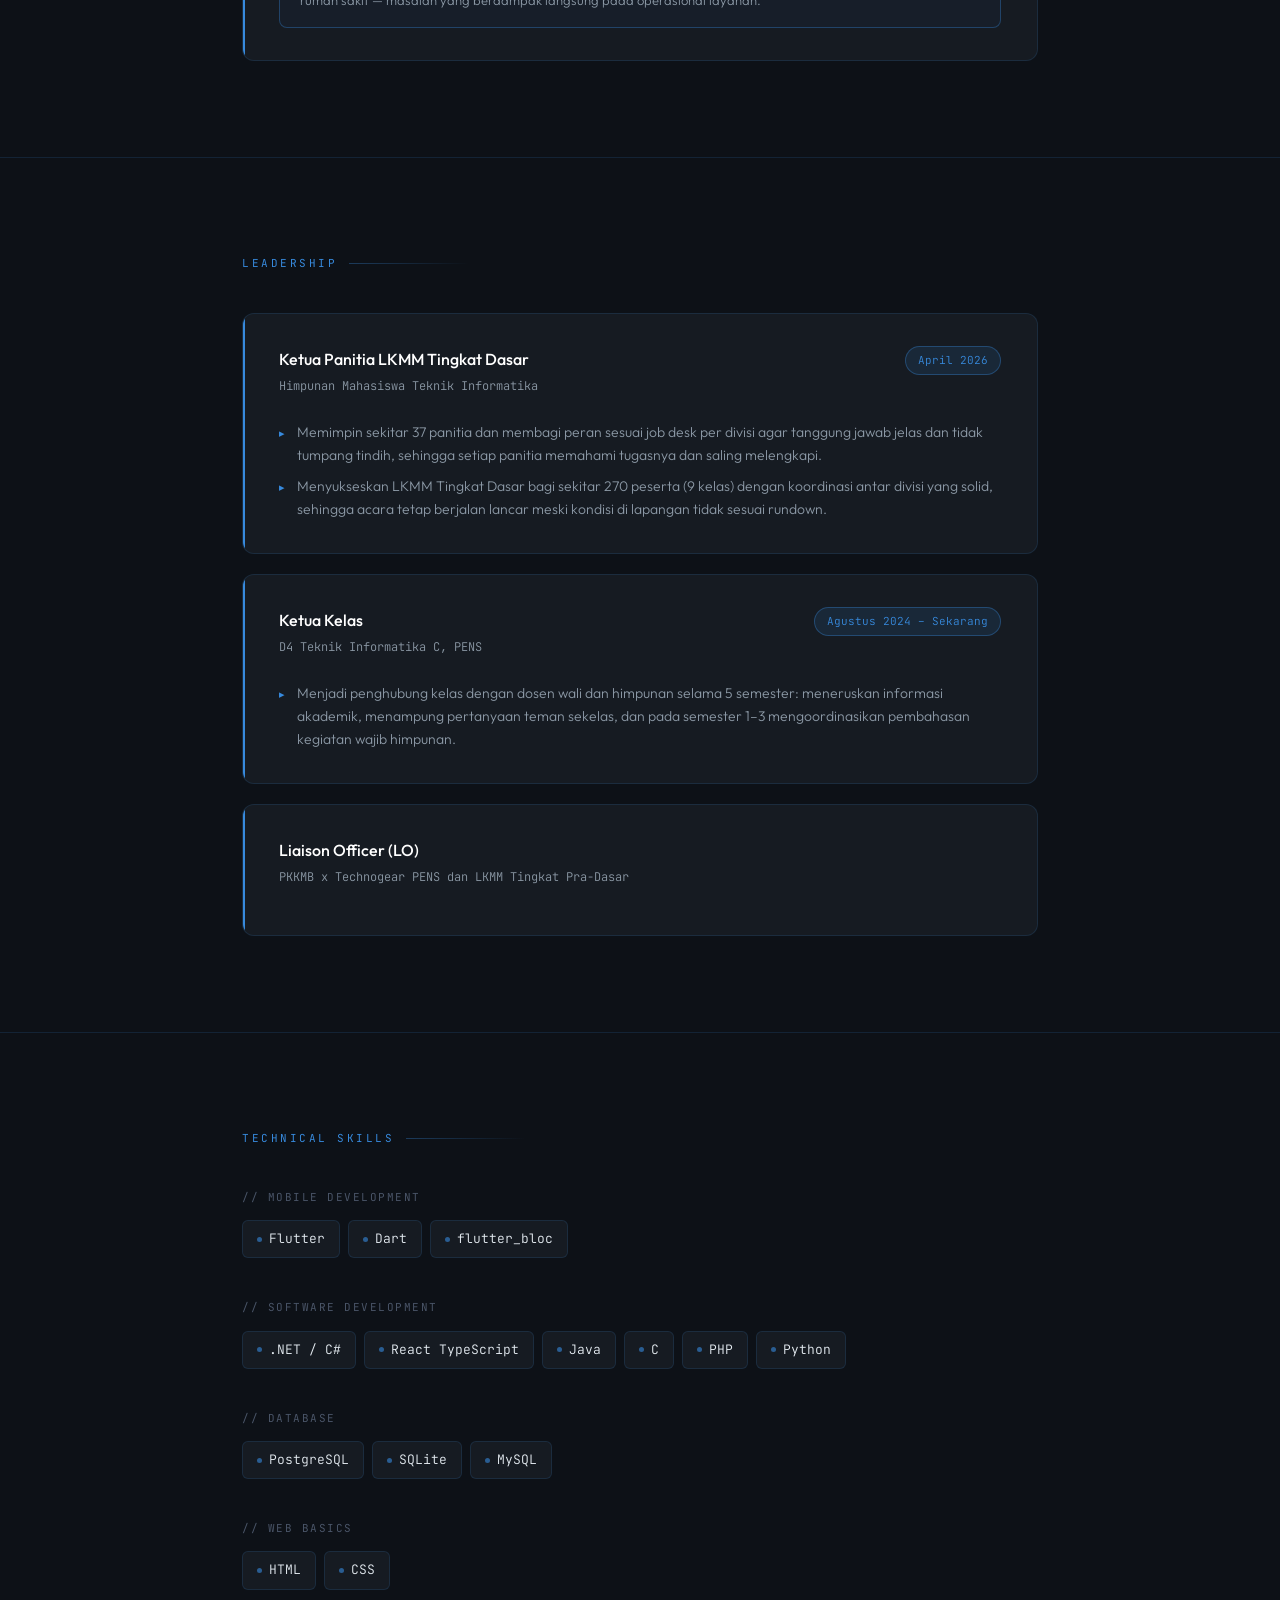
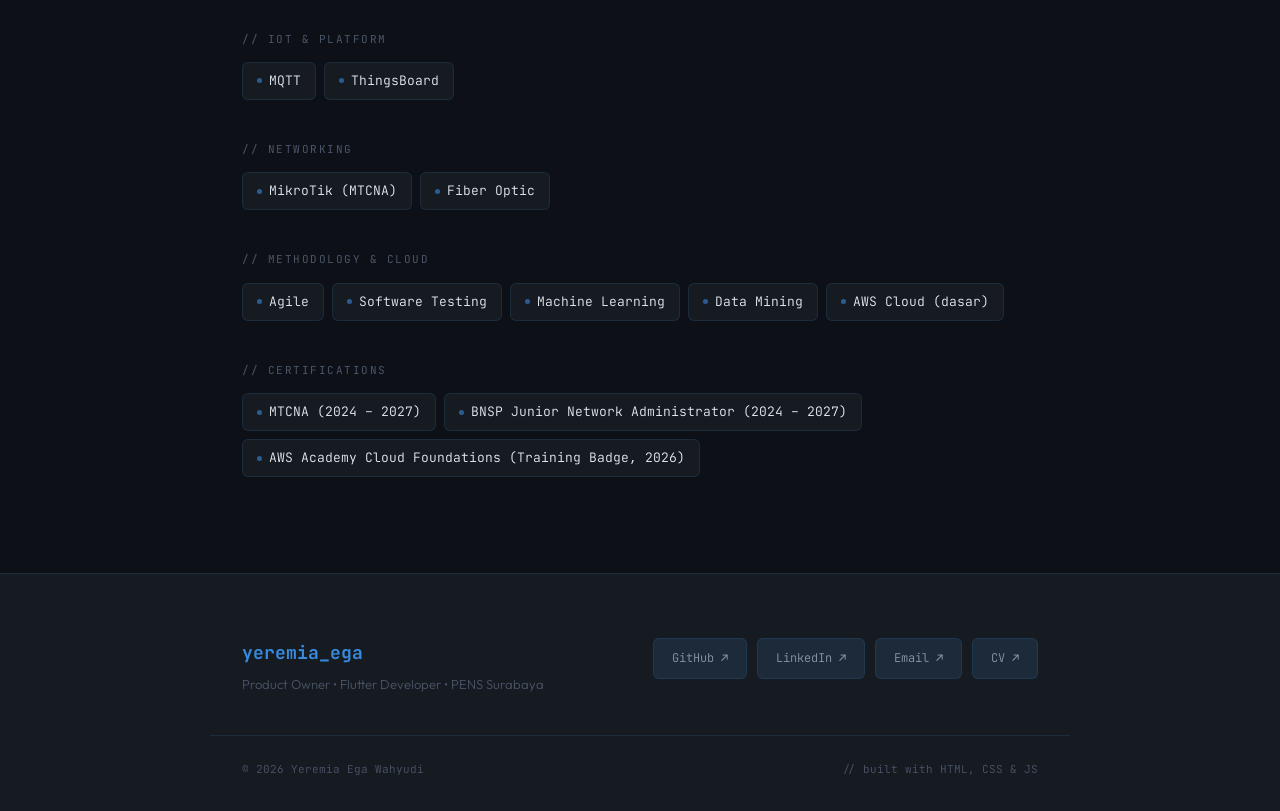
<file: index (1).html>
<!doctype html>
<html lang="id">
  <head>
    <meta charset="UTF-8" />
    <meta name="viewport" content="width=device-width, initial-scale=1" />
    <title>Yeremia Ega Wahyudi — Portfolio</title>
    <meta
      name="description"
      content="Portofolio Yeremia Ega Wahyudi: Product Owner TalentHub, Flutter developer, dan research assistant IoT di PENS Surabaya."
    />
    <link rel="preconnect" href="https://fonts.googleapis.com" />
    <link rel="preconnect" href="https://fonts.gstatic.com" crossorigin />
    <link
      href="https://fonts.googleapis.com/css2?family=JetBrains+Mono:ital,wght@0,300;0,400;0,500;0,700;1,300&family=Outfit:wght@300;400;500;600&display=swap"
      rel="stylesheet"
    />
    <link rel="stylesheet" href="style.css" />
    <style>
      .project-link-disabled {
        cursor: default;
        opacity: 0.45;
        pointer-events: none;
      }

      .project-link-disabled:hover {
        color: var(--text-2);
        border-color: var(--border);
        background: transparent;
      }

      .exp-card + .exp-card {
        margin-top: 1.25rem;
      }
    </style>
  </head>
  <body>
    <!-- NAV -->
    <nav id="navbar">
      <div class="nav-inner">
        <a href="#" class="nav-logo"><span>~/</span>yeremia</a>

        <button
          class="nav-toggle"
          id="nav-toggle"
          aria-label="Toggle navigation"
        >
          <span class="hamburger-line"></span>
          <span class="hamburger-line"></span>
          <span class="hamburger-line"></span>
        </button>

        <!-- Urutan link navigasi sudah disinkronkan dengan susunan section baru -->
        <ul class="nav-links" id="nav-menu">
          <li><a href="#about">about</a></li>
          <li><a href="#projects">projects</a></li>
          <li><a href="#experience">experience</a></li>
          <li><a href="#leadership">leadership</a></li>
          <li><a href="#skills">skills</a></li>
          <li><a href="#contact">contact</a></li>
        </ul>
      </div>
    </nav>

    <!-- HERO -->
    <section class="hero">
      <div class="hero-bg-fx">
        <div class="orb orb-1"></div>
        <div class="orb orb-2"></div>
      </div>
      <div class="hero-grid-bg"></div>
      <div class="hero-inner reveal active">
        <div class="hero-status">
          <span class="status-dot"></span>
          Available for opportunities
        </div>
        <!-- Nama depan Yeremia sudah bersih ter-highlight sendirian -->
        <h1><span class="name-accent">Yeremia</span> Ega<br />Wahyudi</h1>
        <p class="hero-tagline">
          Product Owner &amp; Flutter Developer<span class="tag-sep"
            >//</span
          >IoT Research Assistant<span class="tag-sep">//</span>PENS Surabaya
        </p>
        <p class="hero-desc">
          Mahasiswa D4 Teknik Informatika dengan fondasi infrastruktur jaringan.
          Memimpin pengembangan TalentHub, aplikasi rekrutmen Flutter di Google
          Play, sebagai Product Owner, sambil meneliti platform IoT
          ThingsBoard.
        </p>
        <div class="hero-cta">
          <a href="#projects" class="btn-primary">Lihat Proyek</a>
          <a
            href="CV_Yeremia_Ega_Wahyudi_PENS.pdf"
            target="_blank"
            rel="noopener"
            class="btn-outline"
            >Unduh CV</a
          >
        </div>
      </div>
      <div class="hero-scroll reveal active delay-2">
        <div class="scroll-line"></div>
        scroll
      </div>
    </section>

    <hr class="divider" />

    <!-- 1. ABOUT ME -->
    <section id="about">
      <div class="container glow-container">
        <div class="section-label reveal">About me</div>
        <div class="about-grid">
          <div class="about-text reveal delay-1">
            <p>
              Mahasiswa <strong>D4 Teknik Informatika</strong> di
              <strong>PENS Surabaya</strong> dengan fondasi infrastruktur
              jaringan (MTCNA). Dari situ saya memahami komunikasi data di balik
              sebuah aplikasi, lalu berkembang ke <em>backend</em> .NET,
              <em>frontend</em> React, dan kini mobile dengan
              <em>Flutter</em>.
            </p>
            <p>
              Saat ini saya menjadi <strong>Product Owner TalentHub</strong>,
              platform rekrutmen yang sudah dirilis di Google Play, dan
              <em>research assistant</em> IoT yang meneliti platform
              ThingsBoard. Di luar itu, saya memimpin sekitar 37 panitia
              sebagai Ketua Panitia LKMM Tingkat Dasar dan menjadi ketua kelas
              selama 5 semester.
            </p>
            <p>
              Pengalaman yang paling berkesan justru saat magang di RSUD:
              menyelesaikan <em>IP conflict</em> yang mengganggu jaringan rumah
              sakit. Hal kecil, tapi dampaknya langsung terasa di operasional
              layanan.
            </p>
          </div>
          <div class="about-stats reveal delay-2">
            <div class="stat-card glow-card">
              <div class="glow-card-content">
                <div class="stat-num">4</div>
                <div class="stat-label">Projects</div>
              </div>
            </div>
            <div class="stat-card glow-card">
              <div class="glow-card-content">
                <div class="stat-num">Sem 5</div>
                <div class="stat-label">D4 Informatika</div>
              </div>
            </div>
            <div class="stat-card glow-card">
              <div class="glow-card-content">
                <div class="stat-num">PENS</div>
                <div class="stat-label">Surabaya</div>
              </div>
            </div>
          </div>
        </div>
      </div>
    </section>

    <hr class="divider" />

    <!-- 2. PROJECTS -->
    <section id="projects">
      <div class="container glow-container">
        <div class="section-label reveal">Projects</div>
        <div class="projects-grid">
          <div class="project-card glow-card reveal delay-1">
            <div class="glow-card-content">
              <div class="project-top">
                <span class="project-num">01</span>
                <div class="project-links">
                  <!-- Kalau sudah punya link Google Play, ganti <span> ini dengan:
                       <a href="LINK_GOOGLE_PLAY" target="_blank" rel="noopener" class="project-link">Google Play ↗</a> -->
                  <span class="project-link project-link-disabled"
                    >Di Google Play</span
                  >
                </div>
              </div>
              <div class="project-name">TalentHub — Superapp Rekrutmen</div>
              <p class="project-desc">
                Superapp rekrutmen satu pintu untuk proses hiring internal
                perusahaan dengan tiga peran pengguna: pelamar, recruiter, dan
                hiring manager. Mencakup login, unggah CV, lamaran kerja,
                manajemen lowongan, manajemen tahapan lamaran, dan penilaian
                interview, dilengkapi fitur AI Resume ATS. Dirilis di Google
                Play sebagai bagian dari Lab Agile Product Development, dengan
                peran Product Owner sekaligus Mobile Developer.
              </p>
              <div class="project-stack">
                <span class="stack-tag">Flutter</span>
                <span class="stack-tag">flutter_bloc</span>
                <span class="stack-tag">Figma</span>
              </div>
              <p class="project-highlight">
                // Alur seleksi kandidat dari lamaran hingga penilaian interview
              </p>
            </div>
          </div>

          <div class="project-card glow-card reveal delay-2">
            <div class="glow-card-content">
              <div class="project-top">
                <span class="project-num">02</span>
                <div class="project-links">
                  <a
                    href="https://github.com/yremia-code/2026-peminjaman-ruangan-frontend"
                    target="_blank"
                    rel="noopener"
                    class="project-link"
                    >FE ↗</a
                  >
                  <a
                    href="https://github.com/yremia-code/2026-peminjaman-ruangan-backend"
                    target="_blank"
                    rel="noopener"
                    class="project-link"
                    >BE ↗</a
                  >
                </div>
              </div>
              <div class="project-name">Sistem Peminjaman Ruangan</div>
              <p class="project-desc">
                Sistem manajemen peminjaman ruangan yang mencegah terjadinya
                bentrok atau tumpang tindih jadwal antar pengguna.
              </p>
              <div class="project-stack">
                <span class="stack-tag">.NET</span>
                <span class="stack-tag">C#</span>
                <span class="stack-tag">React TS</span>
              </div>
              <p class="project-highlight">
                // Logika backend validasi tabrakan jadwal (date &amp; time
                conflict)
              </p>
            </div>
          </div>

          <div class="project-card glow-card reveal delay-3">
            <div class="glow-card-content">
              <div class="project-top">
                <span class="project-num">03</span>
                <div class="project-links">
                  <a
                    href="https://github.com/bagusmukti/Project-UAS"
                    target="_blank"
                    rel="noopener"
                    class="project-link"
                    >Repo ↗</a
                  >
                </div>
              </div>
              <div class="project-name">Sistem Pengaduan Masyarakat</div>
              <p class="project-desc">
                Platform pelaporan pengaduan berbasis web yang dibangun
                bersama tim dengan arsitektur MVC sederhana, dengan fokus pada
                kualitas kode serta keamanan dan validitas data melalui
                otorisasi pengguna.
              </p>
              <div class="project-stack">
                <span class="stack-tag">PHP Native</span>
                <span class="stack-tag">HTML</span>
                <span class="stack-tag">CSS</span>
              </div>
              <p class="project-highlight">
                // Kolaborasi tim, pola MVC dari nol
              </p>
            </div>
          </div>

          <div class="project-card glow-card reveal delay-1">
            <div class="glow-card-content">
              <div class="project-top">
                <span class="project-num">04</span>
              </div>
              <div class="project-name">Eksplorasi IoT — Smart Agriculture</div>
              <p class="project-desc">
                Riset platform ThingsBoard sebagai research assistant:
                mempelajari fungsi-fungsinya, mencoba simulasi data telemetri
                buatan tanpa sensor fisik ke dashboard pemantauan, dan menelaah
                paper ilmiah terkait.
              </p>
              <div class="project-stack">
                <span class="stack-tag">ThingsBoard</span>
                <span class="stack-tag">MQTT</span>
              </div>
              <p class="project-highlight">
                // Visualisasi data &amp; manajemen koneksi IoT
              </p>
            </div>
          </div>
        </div>
      </div>
    </section>

    <hr class="divider" />

    <!-- 3. EXPERIENCE -->
    <section id="experience">
      <div class="container glow-container">
        <div class="section-label reveal">Experience</div>

        <div class="exp-card glow-card reveal delay-1">
          <div class="glow-card-content">
            <div class="exp-header">
              <div>
                <div class="exp-title">Research Assistant (IoT)</div>
                <div class="exp-company">
                  Politeknik Elektronika Negeri Surabaya (PENS)
                </div>
              </div>
              <span class="exp-badge">Okt 2025 – Sekarang</span>
            </div>
            <ul class="exp-list">
              <li>
                Meneliti fungsi-fungsi platform ThingsBoard secara mandiri
                melalui eksperimen langsung, termasuk simulasi data telemetri
                buatan dengan skrip kustom, untuk memahami kapabilitas platform
                pemantauan perangkat IoT.
              </li>
              <li>
                Menganalisis fitur dashboard dan visualisasi data serta
                menelaah paper ilmiah terkait untuk mengevaluasi efektivitas
                pemantauan perangkat pada skala riset departemen.
              </li>
            </ul>
          </div>
        </div>

        <div class="exp-card glow-card reveal delay-2">
          <div class="glow-card-content">
            <div class="exp-header">
              <div>
                <div class="exp-title">IT Intern</div>
                <div class="exp-company">
                  Rumah Sakit Umum Daerah Kajen, Pekalongan &mdash; Divisi
                  Infrastruktur TI
                </div>
              </div>
              <span class="exp-badge">Maret – Juni 2023</span>
            </div>
            <ul class="exp-list">
              <li>
                Membantu perbaikan dan pemeliharaan infrastruktur jaringan rumah
                sakit secara aktif.
              </li>
              <li>
                Penarikan kabel jaringan dari ruang server ke ruang dokter,
                serta instalasi PC baru.
              </li>
              <li>
                Perbaikan CCTV dan perangkat keras yang rusak akibat kendala
                lingkungan.
              </li>
              <li>
                Dukungan teknis operasional kegiatan MCU Pilkada.
              </li>
            </ul>
            <div class="achievement">
              <div class="achievement-label">&#9670; Key achievement</div>
              <p>
                Berhasil melakukan troubleshooting dan menyelesaikan masalah
                <strong>IP conflict</strong> pada konfigurasi static IP jaringan
                rumah sakit — masalah yang berdampak langsung pada operasional
                layanan.
              </p>
            </div>
          </div>
        </div>
      </div>
    </section>

    <hr class="divider" />

    <!-- 4. LEADERSHIP -->
    <section id="leadership">
      <div class="container glow-container">
        <div class="section-label reveal">Leadership</div>

        <div class="exp-card glow-card reveal delay-1">
          <div class="glow-card-content">
            <div class="exp-header">
              <div>
                <div class="exp-title">Ketua Panitia LKMM Tingkat Dasar</div>
                <div class="exp-company">
                  Himpunan Mahasiswa Teknik Informatika
                </div>
              </div>
              <span class="exp-badge">April 2026</span>
            </div>
            <ul class="exp-list">
              <li>
                Memimpin sekitar 37 panitia dan membagi peran sesuai job desk
                per divisi agar tanggung jawab jelas dan tidak tumpang tindih,
                sehingga setiap panitia memahami tugasnya dan saling melengkapi.
              </li>
              <li>
                Menyukseskan LKMM Tingkat Dasar bagi sekitar 270 peserta (9
                kelas) dengan koordinasi antar divisi yang solid, sehingga acara
                tetap berjalan lancar meski kondisi di lapangan tidak sesuai
                rundown.
              </li>
            </ul>
          </div>
        </div>

        <div class="exp-card glow-card reveal delay-2">
          <div class="glow-card-content">
            <div class="exp-header">
              <div>
                <div class="exp-title">Ketua Kelas</div>
                <div class="exp-company">D4 Teknik Informatika C, PENS</div>
              </div>
              <span class="exp-badge">Agustus 2024 – Sekarang</span>
            </div>
            <ul class="exp-list">
              <li>
                Menjadi penghubung kelas dengan dosen wali dan himpunan selama 5
                semester: meneruskan informasi akademik, menampung pertanyaan
                teman sekelas, dan pada semester 1–3 mengoordinasikan
                pembahasan kegiatan wajib himpunan.
              </li>
            </ul>
          </div>
        </div>

        <div class="exp-card glow-card reveal delay-3">
          <div class="glow-card-content">
            <div class="exp-header">
              <div>
                <div class="exp-title">Liaison Officer (LO)</div>
                <div class="exp-company">
                  PKKMB x Technogear PENS dan LKMM Tingkat Pra-Dasar
                </div>
              </div>
            </div>
          </div>
        </div>
      </div>
    </section>

    <hr class="divider" />

    <!-- 5. TECHNICAL SKILLS -->
    <section id="skills">
      <div class="container">
        <div class="section-label reveal">Technical skills</div>
        <div class="skills-grid reveal delay-1">
          <div>
            <div class="skill-cat-title">// Mobile Development</div>
            <div class="chips">
              <span class="chip"><span class="chip-dot"></span>Flutter</span>
              <span class="chip"><span class="chip-dot"></span>Dart</span>
              <span class="chip"
                ><span class="chip-dot"></span>flutter_bloc</span
              >
            </div>
          </div>
          <div>
            <div class="skill-cat-title">// Software Development</div>
            <div class="chips">
              <span class="chip"><span class="chip-dot"></span>.NET / C#</span>
              <span class="chip"
                ><span class="chip-dot"></span>React TypeScript</span
              >
              <span class="chip"><span class="chip-dot"></span>Java</span>
              <span class="chip"><span class="chip-dot"></span>C</span>
              <span class="chip"><span class="chip-dot"></span>PHP</span>
              <span class="chip"><span class="chip-dot"></span>Python</span>
            </div>
          </div>
          <div>
            <div class="skill-cat-title">// Database</div>
            <div class="chips">
              <span class="chip"
                ><span class="chip-dot"></span>PostgreSQL</span
              >
              <span class="chip"><span class="chip-dot"></span>SQLite</span>
              <span class="chip"><span class="chip-dot"></span>MySQL</span>
            </div>
          </div>
          <div>
            <div class="skill-cat-title">// Web Basics</div>
            <div class="chips">
              <span class="chip"><span class="chip-dot"></span>HTML</span>
              <span class="chip"><span class="chip-dot"></span>CSS</span>
            </div>
          </div>
          <div>
            <div class="skill-cat-title">// IoT &amp; Platform</div>
            <div class="chips">
              <span class="chip"><span class="chip-dot"></span>MQTT</span>
              <span class="chip"
                ><span class="chip-dot"></span>ThingsBoard</span
              >
            </div>
          </div>
          <div>
            <div class="skill-cat-title">// Networking</div>
            <div class="chips">
              <span class="chip"
                ><span class="chip-dot"></span>MikroTik (MTCNA)</span
              >
              <span class="chip"><span class="chip-dot"></span>Fiber Optic</span>
            </div>
          </div>
          <div>
            <div class="skill-cat-title">// Methodology &amp; Cloud</div>
            <div class="chips">
              <span class="chip"><span class="chip-dot"></span>Agile</span>
              <span class="chip"
                ><span class="chip-dot"></span>Software Testing</span
              >
              <span class="chip"
                ><span class="chip-dot"></span>Machine Learning</span
              >
              <span class="chip"><span class="chip-dot"></span>Data Mining</span>
              <span class="chip"
                ><span class="chip-dot"></span>AWS Cloud (dasar)</span
              >
            </div>
          </div>
          <div>
            <div class="skill-cat-title">// Certifications</div>
            <div class="chips">
              <span class="chip"
                ><span class="chip-dot"></span>MTCNA (2024 – 2027)</span
              >
              <span class="chip"
                ><span class="chip-dot"></span>BNSP Junior Network Administrator
                (2024 – 2027)</span
              >
              <span class="chip"
                ><span class="chip-dot"></span>AWS Academy Cloud Foundations
                (Training Badge, 2026)</span
              >
            </div>
          </div>
        </div>
      </div>
    </section>

    <!-- FOOTER / CONTACT -->
    <footer id="contact">
      <div class="footer-top reveal">
        <div>
          <div class="footer-name">yeremia_ega</div>
          <div class="footer-tagline">
            Product Owner &bull; Flutter Developer &bull; PENS Surabaya
          </div>
        </div>
        <div class="footer-links">
          <a
            href="https://github.com/yremia-code"
            target="_blank"
            rel="noopener"
            class="footer-link"
            >GitHub ↗</a
          >
          <a
            href="https://www.linkedin.com/in/yeremiaew/"
            target="_blank"
            rel="noopener"
            class="footer-link"
            >LinkedIn ↗</a
          >
          <a href="mailto:personalyeremia@gmail.com" class="footer-link"
            >Email ↗</a
          >
          <a
            href="CV_Yeremia_Ega_Wahyudi_PENS.pdf"
            target="_blank"
            rel="noopener"
            class="footer-link"
            >CV ↗</a
          >
        </div>
      </div>
      <div class="footer-bottom reveal delay-1">
        <span class="footer-copy">&copy; 2026 Yeremia Ega Wahyudi</span>
        <span class="footer-built">// built with HTML, CSS &amp; JS</span>
      </div>
    </footer>

    <script>
      // ── ANIMASI SCROLL REVEAL (FADE IN UP) ──
      const observerOptions = { root: null, rootMargin: "0px", threshold: 0.1 };
      const observer = new IntersectionObserver((entries) => {
        entries.forEach((entry) => {
          if (entry.isIntersecting) {
            entry.target.classList.add("active");
            setTimeout(() => {
              entry.target.classList.remove(
                "reveal",
                "active",
                "delay-1",
                "delay-2",
                "delay-3",
              );
            }, 1000);
          }
        });
      }, observerOptions);

      document
        .querySelectorAll(".reveal")
        .forEach((el) => observer.observe(el));

      // ── SPOTLIGHT SHADOW EFFECT (KARTU INTERNAL) ──
      document.querySelectorAll(".glow-container").forEach((container) => {
        container.addEventListener("mousemove", (e) => {
          container.querySelectorAll(".glow-card").forEach((card) => {
            const rect = card.getBoundingClientRect();
            const x = e.clientX - rect.left;
            const y = e.clientY - rect.top;
            card.style.setProperty("--mouse-x", `${x}px`);
            card.style.setProperty("--mouse-y", `${y}px`);
          });
        });
      });

      // ── BLUR NAV ON SCROLL ──
      const navbar = document.getElementById("navbar");
      window.addEventListener("scroll", () => {
        window.scrollY > 40
          ? navbar.classList.add("nav-scrolled")
          : navbar.classList.remove("nav-scrolled");
      });

      // ── INTERAKTIF HAMBURGER MENU MOBILE ──
      const navToggle = document.getElementById("nav-toggle");
      const navMenu = document.getElementById("nav-menu");
      const navLinksDetail = document.querySelectorAll(".nav-links a");

      navToggle.addEventListener("click", () => {
        navToggle.classList.toggle("toggle-active");
        navMenu.classList.toggle("menu-active");
      });

      navLinksDetail.forEach((link) => {
        link.addEventListener("click", () => {
          navToggle.classList.remove("toggle-active");
          navMenu.classList.remove("menu-active");
        });
      });

      // ── GLOBAL MOUSE SHADOW BLUE GLOW EFFECT ──
      const cursorGlow = document.createElement("div");
      cursorGlow.id = "cursor-glow";
      document.body.appendChild(cursorGlow);

      document.addEventListener("mousemove", (e) => {
        cursorGlow.style.left = `${e.clientX}px`;
        cursorGlow.style.top = `${e.clientY}px`;
      });
    </script>
  </body>
</html>
</file>
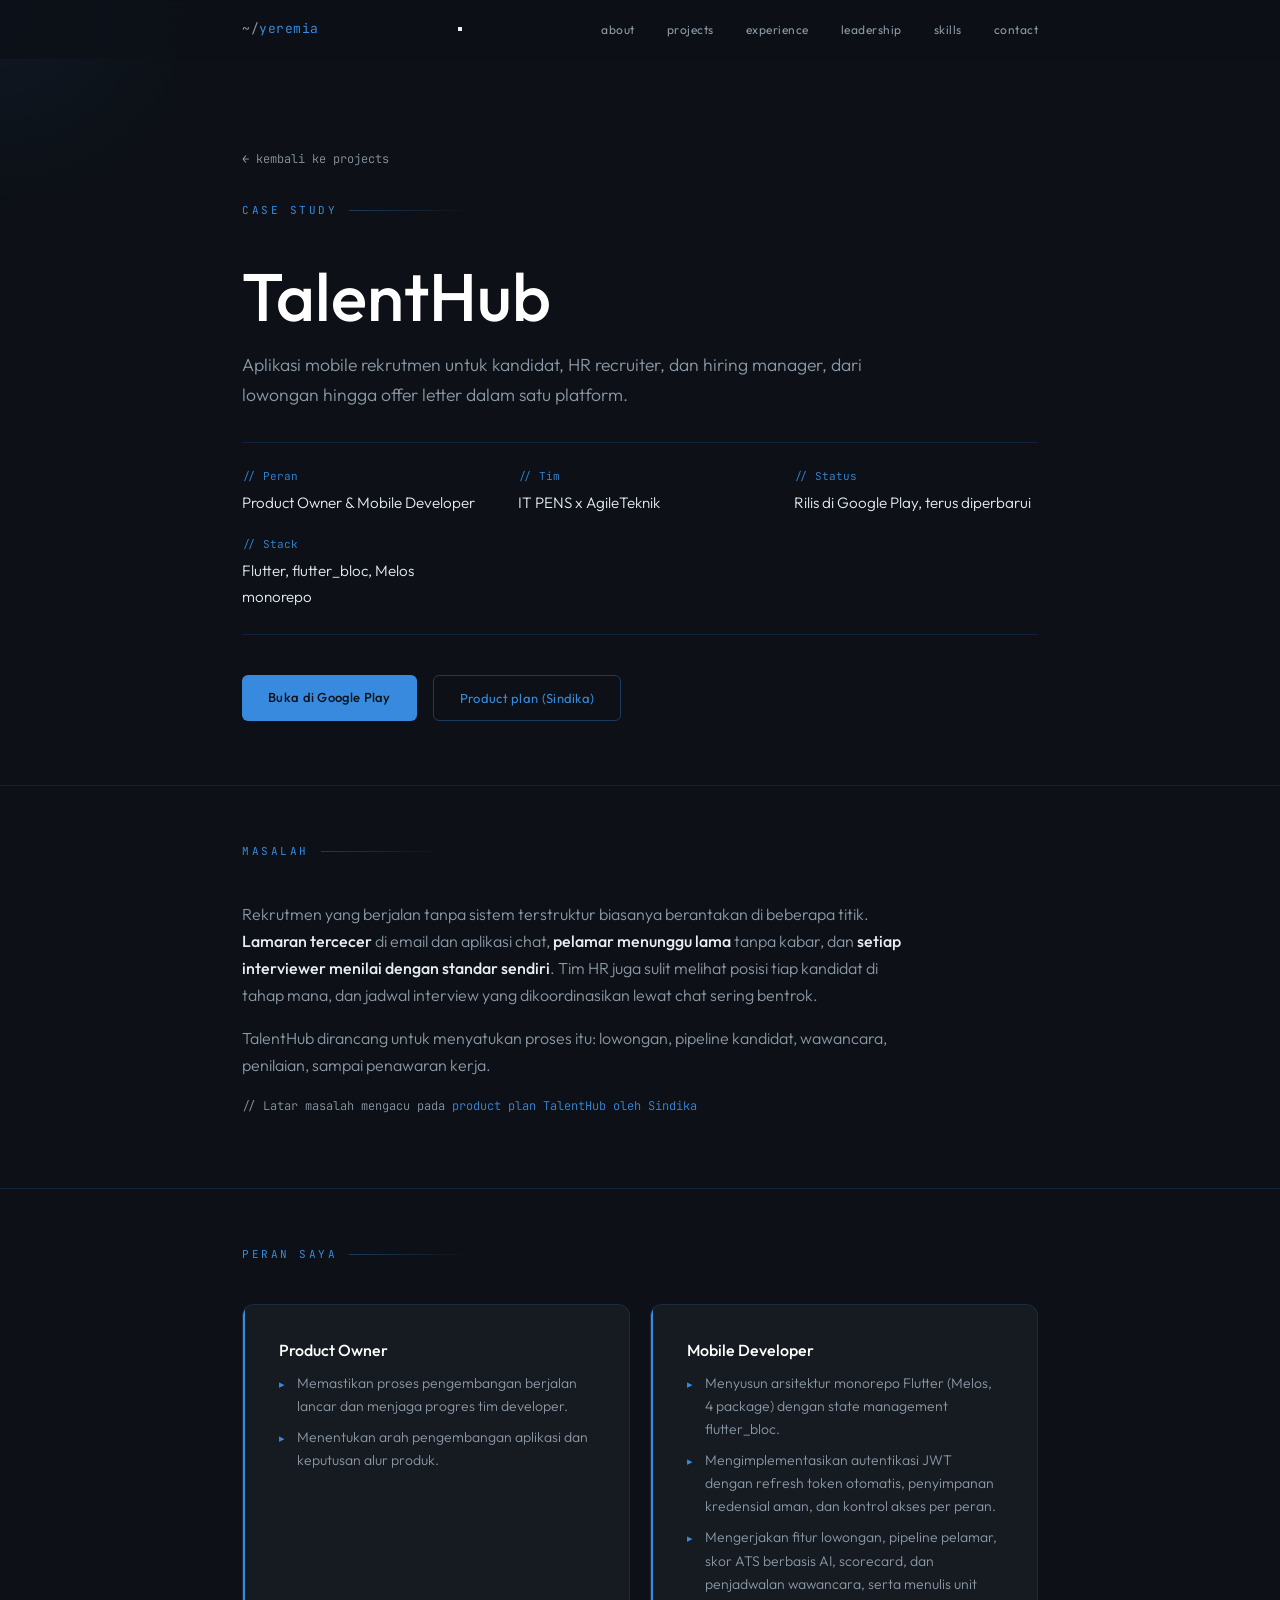
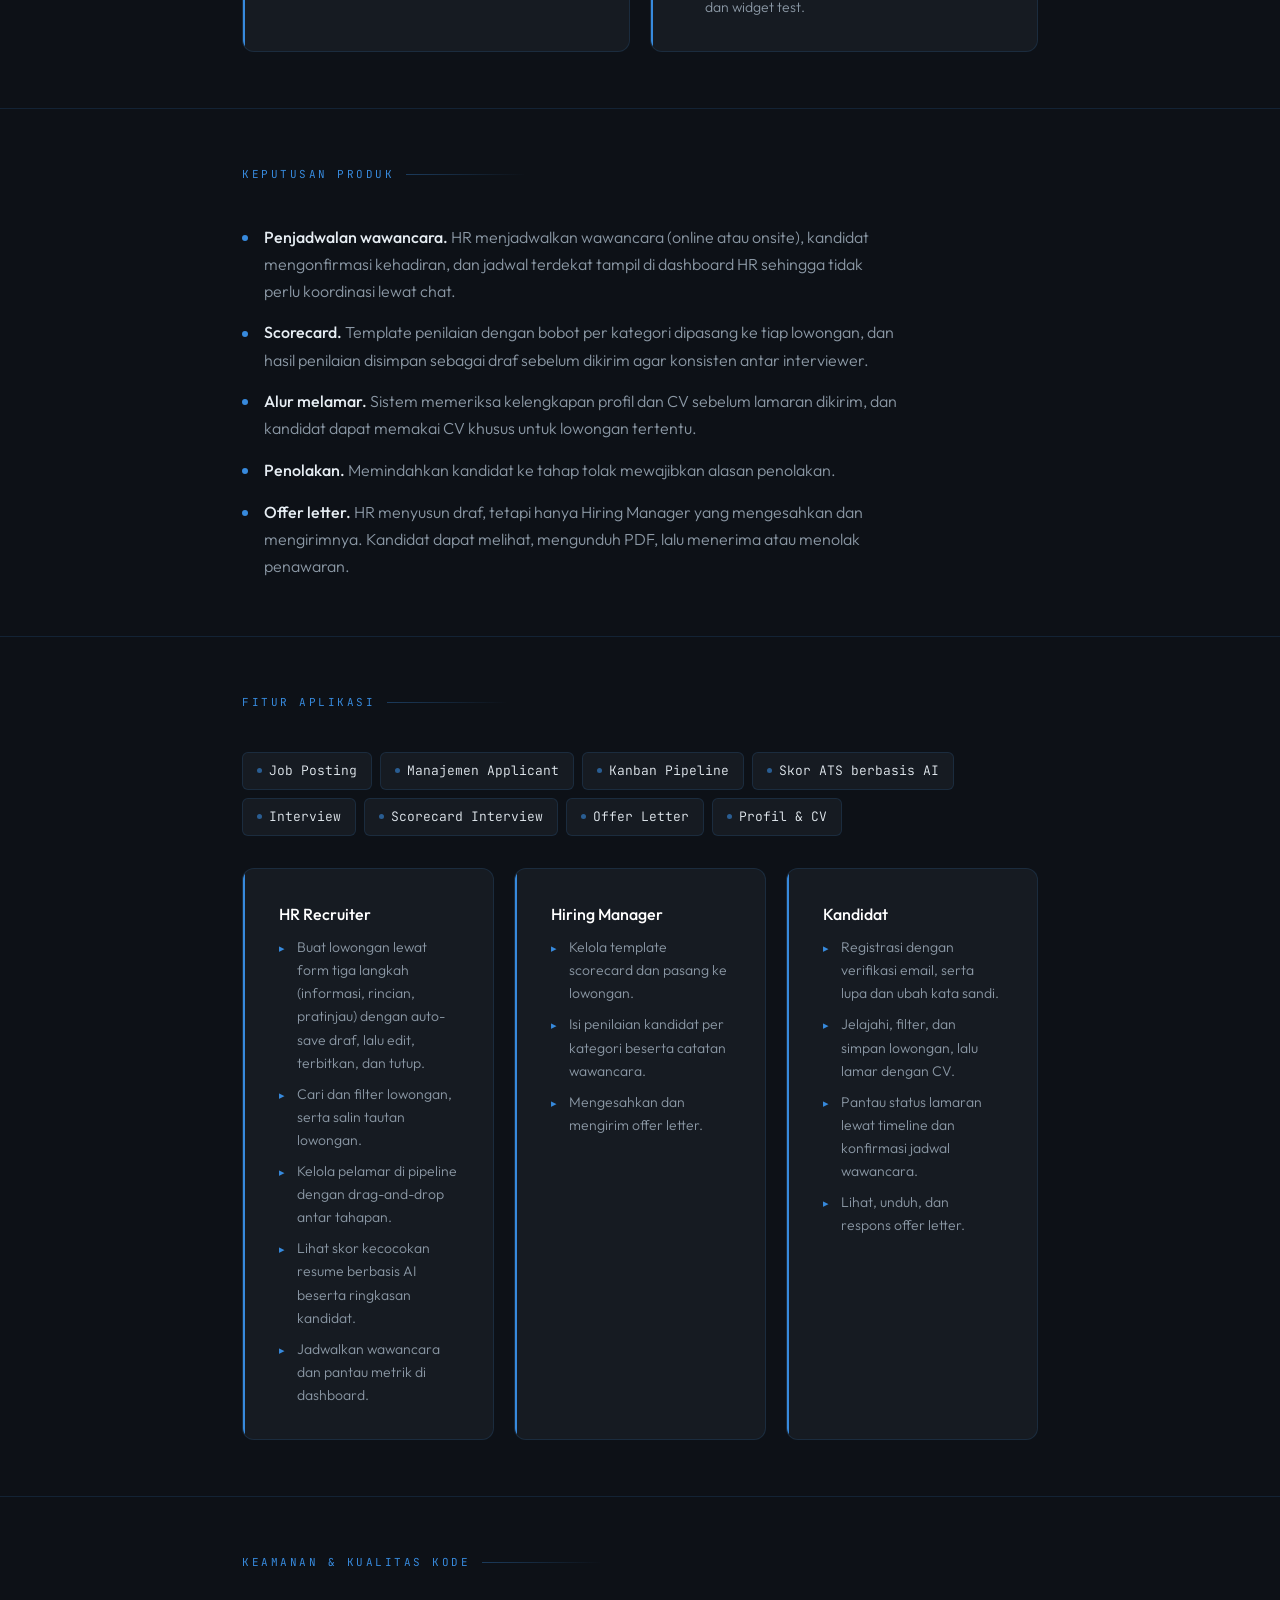
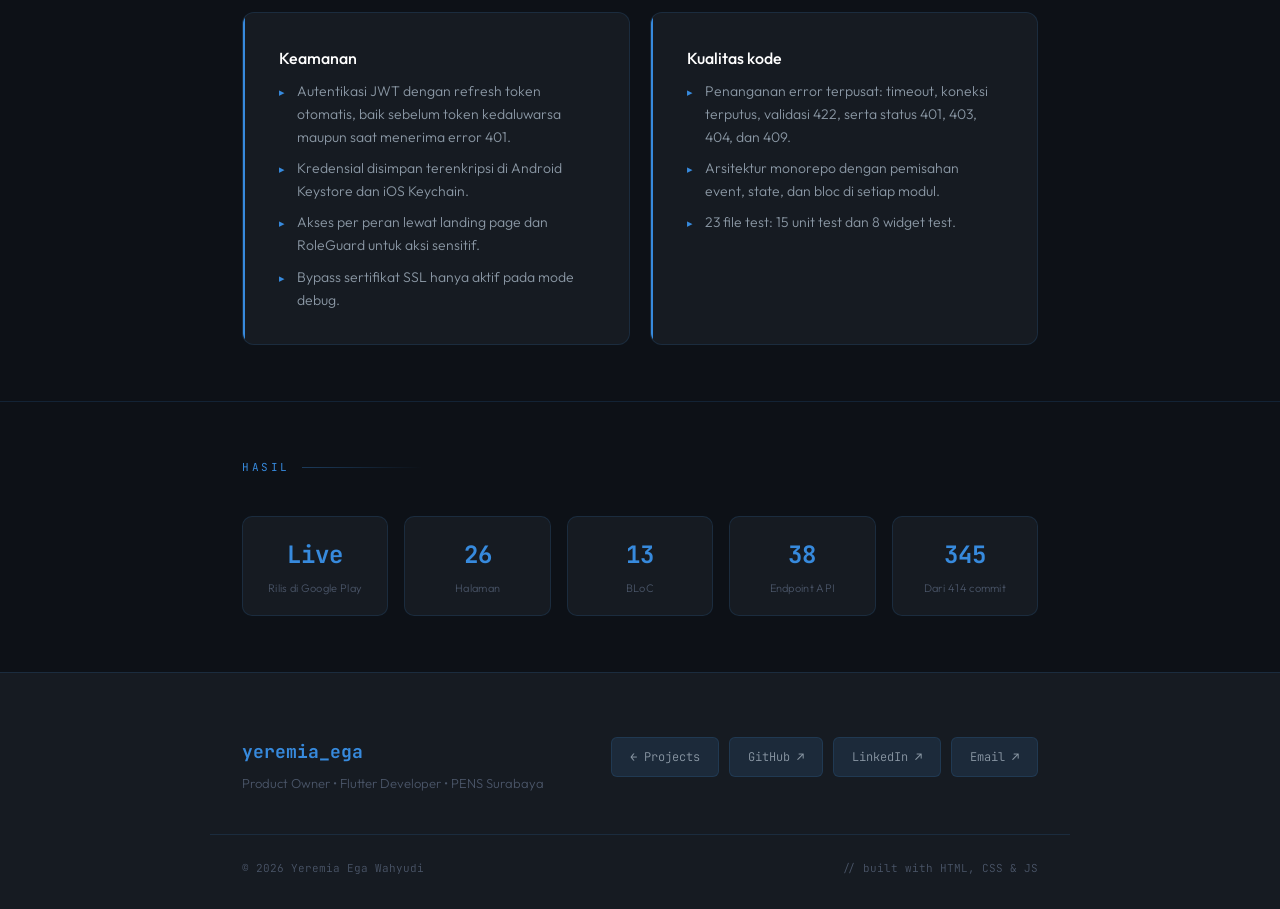
<file: projects/talenthub.html>
<!doctype html>
<html lang="id">
  <head>
    <meta charset="UTF-8" />
    <meta name="viewport" content="width=device-width, initial-scale=1" />
    <title>TalentHub — Studi Kasus | Yeremia Ega Wahyudi</title>
    <meta
      name="description"
      content="Studi kasus TalentHub: aplikasi mobile rekrutmen Flutter di Google Play. Peran: Product Owner dan Mobile Developer."
    />
    <link rel="preconnect" href="https://fonts.googleapis.com" />
    <link rel="preconnect" href="https://fonts.gstatic.com" crossorigin />
    <link
      href="https://fonts.googleapis.com/css2?family=JetBrains+Mono:ital,wght@0,300;0,400;0,500;0,700;1,300&family=Outfit:wght@300;400;500;600&display=swap"
      rel="stylesheet"
    />
    <link rel="stylesheet" href="../style.css" />
    <style>
      /* Tambahan khusus halaman studi kasus */
      .cs-head {
        padding: 9rem 0 4rem;
      }
      .cs-back {
        display: inline-block;
        font-family: var(--mono);
        font-size: 12px;
        color: var(--text-2);
        text-decoration: none;
        margin-bottom: 2rem;
        transition: color 0.2s;
      }
      .cs-back:hover {
        color: var(--cyan);
      }
      .cs-title {
        font-size: clamp(2.6rem, 7vw, 4.2rem);
        font-weight: 500;
        line-height: 1.1;
        color: var(--white);
        margin-bottom: 1rem;
      }
      .cs-sub {
        font-size: 1.1rem;
        color: var(--text-2);
        max-width: 620px;
        margin-bottom: 2rem;
      }
      .cs-meta {
        display: grid;
        grid-template-columns: repeat(auto-fit, minmax(190px, 1fr));
        gap: 1.25rem 2rem;
        margin-bottom: 2.5rem;
        padding: 1.5rem 0;
        border-top: 1px solid var(--border);
        border-bottom: 1px solid var(--border);
      }
      .cs-meta dt {
        font-family: var(--mono);
        font-size: 11px;
        color: var(--cyan);
        margin-bottom: 0.25rem;
      }
      .cs-meta dd {
        font-size: 0.95rem;
        color: var(--text);
      }
      .cs-section {
        padding: 3.5rem 0;
      }
      .cs-text p {
        color: var(--text-2);
        margin-bottom: 1rem;
        max-width: 660px;
      }
      .cs-text p strong {
        color: var(--text);
        font-weight: 500;
      }
      .cs-source {
        font-family: var(--mono);
        font-size: 12px;
        color: var(--text-3);
      }
      .cs-source a {
        color: var(--cyan);
        text-decoration: none;
      }
      .cs-list {
        list-style: none;
        display: grid;
        gap: 0.9rem;
        max-width: 660px;
      }
      .cs-list li {
        position: relative;
        padding-left: 1.4rem;
        color: var(--text-2);
      }
      .cs-list li::before {
        content: "";
        position: absolute;
        left: 0;
        top: 0.7em;
        width: 6px;
        height: 6px;
        border-radius: 50%;
        background: var(--cyan);
      }
      .cs-list li strong {
        color: var(--text);
        font-weight: 500;
      }
      .cs-cols {
        display: grid;
        grid-template-columns: repeat(auto-fit, minmax(240px, 1fr));
        gap: 1.25rem;
      }
      .cs-note {
        margin-top: 1.5rem;
        font-size: 0.9rem;
        color: var(--text-3);
        max-width: 660px;
      }
      .cs-stats {
        display: grid;
        grid-template-columns: repeat(auto-fit, minmax(130px, 1fr));
        gap: 1rem;
      }
      .cs-cta {
        display: flex;
        flex-wrap: wrap;
        gap: 1rem;
      }
      .cs-gallery {
        display: grid;
        grid-template-columns: repeat(auto-fit, minmax(180px, 1fr));
        gap: 1rem;
      }
      .cs-gallery img {
        width: 100%;
        height: auto;
        border-radius: 10px;
        border: 1px solid var(--border);
      }
    </style>
  </head>
  <body>
    <!-- NAV -->
    <nav id="navbar">
      <div class="nav-inner">
        <a href="../index.html" class="nav-logo"><span>~/</span>yeremia</a>

        <button
          class="nav-toggle"
          id="nav-toggle"
          aria-label="Toggle navigation"
        >
          <span class="hamburger-line"></span>
          <span class="hamburger-line"></span>
          <span class="hamburger-line"></span>
        </button>

        <ul class="nav-links" id="nav-menu">
          <li><a href="../index.html#about">about</a></li>
          <li><a href="../index.html#projects">projects</a></li>
          <li><a href="../index.html#experience">experience</a></li>
          <li><a href="../index.html#leadership">leadership</a></li>
          <li><a href="../index.html#skills">skills</a></li>
          <li><a href="../index.html#contact">contact</a></li>
        </ul>
      </div>
    </nav>

    <!-- HEADER -->
    <header class="cs-head">
      <div class="container">
        <a href="../index.html#projects" class="cs-back">← kembali ke projects</a>
        <div class="section-label">Case study</div>
        <h1 class="cs-title">TalentHub</h1>
        <p class="cs-sub">
          Aplikasi mobile rekrutmen untuk kandidat, HR recruiter, dan hiring
          manager, dari lowongan hingga offer letter dalam satu platform.
        </p>

        <dl class="cs-meta">
          <div>
            <dt>// Peran</dt>
            <dd>Product Owner &amp; Mobile Developer</dd>
          </div>
          <div>
            <dt>// Tim</dt>
            <dd>IT PENS x AgileTeknik</dd>
          </div>
          <div>
            <dt>// Status</dt>
            <dd>Rilis di Google Play, terus diperbarui</dd>
          </div>
          <div>
            <dt>// Stack</dt>
            <dd>Flutter, flutter_bloc, Melos monorepo</dd>
          </div>
        </dl>

        <div class="cs-cta">
          <a
            href="https://play.google.com/store/apps/details?id=id.ac.pens.it.talenthub"
            target="_blank"
            rel="noopener"
            class="btn-primary"
            >Buka di Google Play</a
          >
          <a
            href="https://sindika.co.id/en/product-plan/talenthub/"
            target="_blank"
            rel="noopener"
            class="btn-outline"
            >Product plan (Sindika)</a
          >
        </div>
      </div>
    </header>

    <hr class="divider" />

    <!-- MASALAH -->
    <section class="cs-section">
      <div class="container glow-container">
        <div class="section-label reveal">Masalah</div>
        <div class="cs-text reveal delay-1">
          <p>
            Rekrutmen yang berjalan tanpa sistem terstruktur biasanya berantakan
            di beberapa titik. <strong>Lamaran tercecer</strong> di email dan
            aplikasi chat, <strong>pelamar menunggu lama</strong> tanpa kabar,
            dan <strong>setiap interviewer menilai dengan standar sendiri</strong>.
            Tim HR juga sulit melihat posisi tiap kandidat di tahap mana, dan
            jadwal interview yang dikoordinasikan lewat chat sering bentrok.
          </p>
          <p>
            TalentHub dirancang untuk menyatukan proses itu: lowongan, pipeline
            kandidat, wawancara, penilaian, sampai penawaran kerja.
          </p>
          <p class="cs-source">
            // Latar masalah mengacu pada
            <a
              href="https://sindika.co.id/en/product-plan/talenthub/"
              target="_blank"
              rel="noopener"
              >product plan TalentHub oleh Sindika</a
            >
          </p>
        </div>
      </div>
    </section>

    <hr class="divider" />

    <!-- PERAN -->
    <section class="cs-section">
      <div class="container glow-container">
        <div class="section-label reveal">Peran saya</div>
        <div class="cs-cols">
          <div class="exp-card glow-card reveal delay-1">
            <div class="glow-card-content">
              <div class="exp-title">Product Owner</div>
              <ul class="exp-list">
                <li>
                  Memastikan proses pengembangan berjalan lancar dan menjaga
                  progres tim developer.
                </li>
                <li>
                  Menentukan arah pengembangan aplikasi dan keputusan alur
                  produk.
                </li>
              </ul>
            </div>
          </div>
          <div class="exp-card glow-card reveal delay-2">
            <div class="glow-card-content">
              <div class="exp-title">Mobile Developer</div>
              <ul class="exp-list">
                <li>
                  Menyusun arsitektur monorepo Flutter (Melos, 4 package) dengan
                  state management flutter_bloc.
                </li>
                <li>
                  Mengimplementasikan autentikasi JWT dengan refresh token
                  otomatis, penyimpanan kredensial aman, dan kontrol akses per
                  peran.
                </li>
                <li>
                  Mengerjakan fitur lowongan, pipeline pelamar, skor ATS berbasis
                  AI, scorecard, dan penjadwalan wawancara, serta menulis unit
                  dan widget test.
                </li>
              </ul>
            </div>
          </div>
        </div>
      </div>
    </section>

    <hr class="divider" />

    <!-- KEPUTUSAN PRODUK -->
    <section class="cs-section">
      <div class="container glow-container">
        <div class="section-label reveal">Keputusan produk</div>
        <ul class="cs-list reveal delay-1">
          <li>
            <strong>Penjadwalan wawancara.</strong> HR menjadwalkan wawancara
            (online atau onsite), kandidat mengonfirmasi kehadiran, dan jadwal
            terdekat tampil di dashboard HR sehingga tidak perlu koordinasi
            lewat chat.
          </li>
          <li>
            <strong>Scorecard.</strong> Template penilaian dengan bobot per
            kategori dipasang ke tiap lowongan, dan hasil penilaian disimpan
            sebagai draf sebelum dikirim agar konsisten antar interviewer.
          </li>
          <li>
            <strong>Alur melamar.</strong> Sistem memeriksa kelengkapan profil
            dan CV sebelum lamaran dikirim, dan kandidat dapat memakai CV khusus
            untuk lowongan tertentu.
          </li>
          <li>
            <strong>Penolakan.</strong> Memindahkan kandidat ke tahap tolak
            mewajibkan alasan penolakan.
          </li>
          <li>
            <strong>Offer letter.</strong> HR menyusun draf, tetapi hanya Hiring
            Manager yang mengesahkan dan mengirimnya. Kandidat dapat melihat,
            mengunduh PDF, lalu menerima atau menolak penawaran.
          </li>
        </ul>
      </div>
    </section>

    <hr class="divider" />

    <!-- FITUR -->
    <section class="cs-section">
      <div class="container glow-container">
        <div class="section-label reveal">Fitur aplikasi</div>
        <div class="chips reveal delay-1" style="margin-bottom: 2rem">
          <span class="chip"><span class="chip-dot"></span>Job Posting</span>
          <span class="chip"
            ><span class="chip-dot"></span>Manajemen Applicant</span
          >
          <span class="chip"
            ><span class="chip-dot"></span>Kanban Pipeline</span
          >
          <span class="chip"
            ><span class="chip-dot"></span>Skor ATS berbasis AI</span
          >
          <span class="chip"><span class="chip-dot"></span>Interview</span>
          <span class="chip"
            ><span class="chip-dot"></span>Scorecard Interview</span
          >
          <span class="chip"><span class="chip-dot"></span>Offer Letter</span>
          <span class="chip"><span class="chip-dot"></span>Profil &amp; CV</span>
        </div>
        <div class="cs-cols">
          <div class="exp-card glow-card reveal delay-1">
            <div class="glow-card-content">
              <div class="exp-title">HR Recruiter</div>
              <ul class="exp-list">
                <li>Buat lowongan lewat form tiga langkah (informasi, rincian, pratinjau) dengan auto-save draf, lalu edit, terbitkan, dan tutup.</li>
                <li>Cari dan filter lowongan, serta salin tautan lowongan.</li>
                <li>Kelola pelamar di pipeline dengan drag-and-drop antar tahapan.</li>
                <li>Lihat skor kecocokan resume berbasis AI beserta ringkasan kandidat.</li>
                <li>Jadwalkan wawancara dan pantau metrik di dashboard.</li>
              </ul>
            </div>
          </div>
          <div class="exp-card glow-card reveal delay-2">
            <div class="glow-card-content">
              <div class="exp-title">Hiring Manager</div>
              <ul class="exp-list">
                <li>Kelola template scorecard dan pasang ke lowongan.</li>
                <li>Isi penilaian kandidat per kategori beserta catatan wawancara.</li>
                <li>Mengesahkan dan mengirim offer letter.</li>
              </ul>
            </div>
          </div>
          <div class="exp-card glow-card reveal delay-3">
            <div class="glow-card-content">
              <div class="exp-title">Kandidat</div>
              <ul class="exp-list">
                <li>Registrasi dengan verifikasi email, serta lupa dan ubah kata sandi.</li>
                <li>Jelajahi, filter, dan simpan lowongan, lalu lamar dengan CV.</li>
                <li>Pantau status lamaran lewat timeline dan konfirmasi jadwal wawancara.</li>
                <li>Lihat, unduh, dan respons offer letter.</li>
              </ul>
            </div>
          </div>
        </div>
      </div>
    </section>

    <hr class="divider" />

    <!-- TEKNIS -->
    <section class="cs-section">
      <div class="container glow-container">
        <div class="section-label reveal">Keamanan &amp; kualitas kode</div>
        <div class="cs-cols">
          <div class="exp-card glow-card reveal delay-1">
            <div class="glow-card-content">
              <div class="exp-title">Keamanan</div>
              <ul class="exp-list">
                <li>Autentikasi JWT dengan refresh token otomatis, baik sebelum token kedaluwarsa maupun saat menerima error 401.</li>
                <li>Kredensial disimpan terenkripsi di Android Keystore dan iOS Keychain.</li>
                <li>Akses per peran lewat landing page dan RoleGuard untuk aksi sensitif.</li>
                <li>Bypass sertifikat SSL hanya aktif pada mode debug.</li>
              </ul>
            </div>
          </div>
          <div class="exp-card glow-card reveal delay-2">
            <div class="glow-card-content">
              <div class="exp-title">Kualitas kode</div>
              <ul class="exp-list">
                <li>Penanganan error terpusat: timeout, koneksi terputus, validasi 422, serta status 401, 403, 404, dan 409.</li>
                <li>Arsitektur monorepo dengan pemisahan event, state, dan bloc di setiap modul.</li>
                <li>23 file test: 15 unit test dan 8 widget test.</li>
              </ul>
            </div>
          </div>
        </div>
      </div>
    </section>

    <hr class="divider" />

    <!-- HASIL -->
    <section class="cs-section">
      <div class="container glow-container">
        <div class="section-label reveal">Hasil</div>
        <div class="cs-stats">
          <div class="stat-card glow-card reveal delay-1">
            <div class="glow-card-content">
              <div class="stat-num">Live</div>
              <div class="stat-label">Rilis di Google Play</div>
            </div>
          </div>
          <div class="stat-card glow-card reveal delay-2">
            <div class="glow-card-content">
              <div class="stat-num">26</div>
              <div class="stat-label">Halaman</div>
            </div>
          </div>
          <div class="stat-card glow-card reveal delay-3">
            <div class="glow-card-content">
              <div class="stat-num">13</div>
              <div class="stat-label">BLoC</div>
            </div>
          </div>
          <div class="stat-card glow-card reveal delay-1">
            <div class="glow-card-content">
              <div class="stat-num">38</div>
              <div class="stat-label">Endpoint API</div>
            </div>
          </div>
          <div class="stat-card glow-card reveal delay-2">
            <div class="glow-card-content">
              <div class="stat-num">345</div>
              <div class="stat-label">Dari 414 commit</div>
            </div>
          </div>
        </div>
      </div>
    </section>

    <!-- GALERI SCREENSHOT
         Aktifkan blok ini setelah screenshot siap (data contoh, bukan data asli).
         Simpan gambar di folder projects/img/ lalu hapus tanda komentar.

    <hr class="divider" />
    <section class="cs-section">
      <div class="container">
        <div class="section-label">Tampilan aplikasi</div>
        <div class="cs-gallery">
          <img src="img/talenthub-1.png" alt="Dashboard HR TalentHub" />
          <img src="img/talenthub-2.png" alt="Kanban pipeline kandidat" />
          <img src="img/talenthub-3.png" alt="Scorecard interview" />
          <img src="img/talenthub-4.png" alt="Offer letter" />
        </div>
      </div>
    </section>
    -->

    <!-- FOOTER -->
    <footer id="contact">
      <div class="footer-top">
        <div>
          <div class="footer-name">yeremia_ega</div>
          <div class="footer-tagline">
            Product Owner &bull; Flutter Developer &bull; PENS Surabaya
          </div>
        </div>
        <div class="footer-links">
          <a href="../index.html#projects" class="footer-link">← Projects</a>
          <a
            href="https://github.com/yremia-code"
            target="_blank"
            rel="noopener"
            class="footer-link"
            >GitHub ↗</a
          >
          <a
            href="https://www.linkedin.com/in/yeremiaew/"
            target="_blank"
            rel="noopener"
            class="footer-link"
            >LinkedIn ↗</a
          >
          <a href="mailto:personalyeremia@gmail.com" class="footer-link"
            >Email ↗</a
          >
        </div>
      </div>
      <div class="footer-bottom">
        <span class="footer-copy">&copy; 2026 Yeremia Ega Wahyudi</span>
        <span class="footer-built">// built with HTML, CSS &amp; JS</span>
      </div>
    </footer>

    <script>
      // Scroll reveal
      const observer = new IntersectionObserver(
        (entries) => {
          entries.forEach((entry) => {
            if (entry.isIntersecting) {
              entry.target.classList.add("active");
              setTimeout(() => {
                entry.target.classList.remove(
                  "reveal",
                  "active",
                  "delay-1",
                  "delay-2",
                  "delay-3",
                );
              }, 1000);
            }
          });
        },
        { root: null, rootMargin: "0px", threshold: 0.1 },
      );
      document
        .querySelectorAll(".reveal")
        .forEach((el) => observer.observe(el));

      // Spotlight pada kartu
      document.querySelectorAll(".glow-container").forEach((container) => {
        container.addEventListener("mousemove", (e) => {
          container.querySelectorAll(".glow-card").forEach((card) => {
            const rect = card.getBoundingClientRect();
            card.style.setProperty("--mouse-x", `${e.clientX - rect.left}px`);
            card.style.setProperty("--mouse-y", `${e.clientY - rect.top}px`);
          });
        });
      });

      // Blur nav saat scroll
      const navbar = document.getElementById("navbar");
      window.addEventListener("scroll", () => {
        window.scrollY > 40
          ? navbar.classList.add("nav-scrolled")
          : navbar.classList.remove("nav-scrolled");
      });

      // Menu hamburger
      const navToggle = document.getElementById("nav-toggle");
      const navMenu = document.getElementById("nav-menu");
      navToggle.addEventListener("click", () => {
        navToggle.classList.toggle("toggle-active");
        navMenu.classList.toggle("menu-active");
      });
      document.querySelectorAll(".nav-links a").forEach((link) => {
        link.addEventListener("click", () => {
          navToggle.classList.remove("toggle-active");
          navMenu.classList.remove("menu-active");
        });
      });

      // Cursor glow
      const cursorGlow = document.createElement("div");
      cursorGlow.id = "cursor-glow";
      document.body.appendChild(cursorGlow);
      document.addEventListener("mousemove", (e) => {
        cursorGlow.style.left = `${e.clientX}px`;
        cursorGlow.style.top = `${e.clientY}px`;
      });
    </script>
  </body>
</html>
</file>
<file: style.css>
/* Base Reset & Variables */
*,
*::before,
*::after {
  margin: 0;
  padding: 0;
  box-sizing: border-box;
}

:root {
  --bg: #0d1117;
  --bg-2: #161b22;
  --bg-3: #1c2a3a;
  --border: rgba(55, 138, 221, 0.15);
  --border-h: rgba(55, 138, 221, 0.35);
  --cyan: #378add;
  --cyan-l: #b5d4f4;
  --cyan-dim: rgba(55, 138, 221, 0.12);
  --text: #e6edf3;
  --text-2: #8b98a5;
  --text-3: #4a5568;
  --white: #ffffff;
  --mono: "JetBrains Mono", monospace;
  --sans: "Outfit", sans-serif;
}

html {
  scroll-behavior: smooth;
}

body {
  background: var(--bg);
  color: var(--text);
  font-family: var(--sans);
  font-weight: 300;
  line-height: 1.7;
  overflow-x: hidden;
}

/* ── SCROLLBAR ── */
::-webkit-scrollbar {
  width: 4px;
}
::-webkit-scrollbar-track {
  background: var(--bg);
}
::-webkit-scrollbar-thumb {
  background: var(--border-h);
  border-radius: 2px;
}

/* ── SELECTION ── */
::selection {
  background: var(--cyan-dim);
  color: var(--cyan-l);
}

/* ── NAVIGATION ── */
nav {
  position: fixed;
  top: 0;
  left: 0;
  right: 0;
  z-index: 100;
  background: rgba(13, 17, 23, 0.75);
  -webkit-backdrop-filter: blur(16px);
  backdrop-filter: blur(16px);
  border-bottom: 1px solid transparent;
  transition: all 0.3s ease;
}
nav.nav-scrolled {
  background: rgba(22, 27, 34, 0.9);
  border-bottom: 1px solid var(--border);
  box-shadow: 0 4px 30px rgba(0, 0, 0, 0.1);
}
.nav-inner {
  max-width: 860px;
  margin: 0 auto;
  display: flex;
  align-items: center;
  justify-content: space-between;
  padding: 0 2rem;
  height: 58px;
}
.nav-logo {
  font-family: var(--mono);
  font-size: 13px;
  font-weight: 400;
  color: var(--cyan);
  letter-spacing: 0.5px;
  text-decoration: none;
}
.nav-logo span {
  color: var(--text-2);
}
.nav-links {
  display: flex;
  gap: 2rem;
  list-style: none;
}
.nav-links a {
  font-size: 12px;
  font-weight: 400;
  color: var(--text-2);
  text-decoration: none;
  letter-spacing: 0.5px;
  transition:
    color 0.2s,
    text-shadow 0.2s;
}
.nav-links a:hover {
  color: var(--cyan);
  text-shadow: 0 0 8px var(--cyan-dim);
}

/* ── SECTIONS STRUCTURE ── */
.container {
  max-width: 860px;
  margin: 0 auto;
  padding: 0 2rem;
}
section {
  padding: 6rem 0;
  position: relative;
}

.section-label {
  font-family: var(--mono);
  font-size: 11px;
  font-weight: 400;
  color: var(--cyan);
  letter-spacing: 2.5px;
  text-transform: uppercase;
  margin-bottom: 2.5rem;
  display: flex;
  align-items: center;
  gap: 12px;
}
.section-label::after {
  content: "";
  flex: 1;
  max-width: 120px;
  height: 1px;
  background: linear-gradient(90deg, var(--border-h), transparent);
}

/* ── HERO SECTION ── */
.hero {
  min-height: 100vh;
  display: flex;
  flex-direction: column;
  align-items: center;
  justify-content: center;
  text-align: center;
  padding: 6rem 2rem 4rem;
  position: relative;
  overflow: hidden;
}
.hero-bg-fx {
  position: absolute;
  inset: 0;
  z-index: 0;
  pointer-events: none;
}
.orb {
  position: absolute;
  border-radius: 50%;
  filter: blur(120px);
  opacity: 0.25;
  animation: floatOrbs 15s infinite ease-in-out alternate;
}
.orb-1 {
  width: 400px;
  height: 400px;
  background: var(--cyan);
  top: -100px;
  left: -100px;
}
.orb-2 {
  width: 300px;
  height: 300px;
  background: var(--bg-3);
  bottom: -50px;
  right: -50px;
  animation-delay: -5s;
}

@keyframes floatOrbs {
  0% {
    transform: translate(0, 0) scale(1);
  }
  100% {
    transform: translate(40px, 50px) scale(1.05);
  }
}

.hero-grid-bg {
  position: absolute;
  inset: 0;
  z-index: 0;
  background-image:
    linear-gradient(var(--border) 1px, transparent 1px),
    linear-gradient(90deg, var(--border) 1px, transparent 1px);
  background-size: 48px 48px;
  -webkit-mask-image: radial-gradient(
    ellipse 80% 60% at 50% 40%,
    black 30%,
    transparent 80%
  );
  mask-image: radial-gradient(
    ellipse 80% 60% at 50% 40%,
    black 30%,
    transparent 80%
  );
}
.hero-inner {
  position: relative;
  z-index: 1;
  max-width: 680px;
}

.hero-status {
  display: inline-flex;
  align-items: center;
  gap: 8px;
  border: 1px solid var(--border-h);
  border-radius: 20px;
  padding: 5px 14px;
  margin-bottom: 2.5rem;
  font-family: var(--mono);
  font-size: 11px;
  color: var(--cyan);
  background: var(--cyan-dim);
}
.status-dot {
  width: 6px;
  height: 6px;
  border-radius: 50%;
  background: var(--cyan);
  animation: blink 2.5s ease-in-out infinite;
  box-shadow: 0 0 6px var(--cyan);
}
@keyframes blink {
  0%,
  100% {
    opacity: 1;
  }
  50% {
    opacity: 0.3;
  }
}

.hero h1 {
  font-family: var(--mono);
  font-size: clamp(34px, 6vw, 58px);
  font-weight: 700;
  color: var(--white);
  letter-spacing: -1px;
  line-height: 1.1;
  margin-bottom: 0.5rem;
}
.hero h1 .name-accent {
  color: var(--cyan);
}
.hero-tagline {
  font-family: var(--mono);
  font-size: 13px;
  font-weight: 300;
  color: var(--text-2);
  margin-bottom: 1.5rem;
  letter-spacing: 0.3px;
}
.hero-tagline .tag-sep {
  color: var(--border-h);
  margin: 0 6px;
}
.hero-desc {
  font-size: 16px;
  color: var(--text-2);
  max-width: 520px;
  margin: 0 auto 2.5rem;
  font-weight: 300;
  line-height: 1.75;
}
.hero-cta {
  display: flex;
  gap: 1rem;
  justify-content: center;
  flex-wrap: wrap;
}

/* BUTTONS */
.btn-primary,
.btn-outline {
  padding: 11px 26px;
  border-radius: 6px;
  text-decoration: none;
  font-size: 13px;
  font-family: var(--sans);
  letter-spacing: 0.3px;
  transition: all 0.25s cubic-bezier(0.4, 0, 0.2, 1);
}
.btn-primary {
  background: var(--cyan);
  color: var(--bg);
  font-weight: 500;
}
.btn-primary:hover {
  background: var(--cyan-l);
  transform: translateY(-2px);
  box-shadow: 0 4px 20px rgba(55, 138, 221, 0.3);
}
.btn-outline {
  background: transparent;
  color: var(--cyan);
  border: 1px solid var(--border-h);
  font-weight: 400;
}
.btn-outline:hover {
  border-color: var(--cyan);
  background: var(--cyan-dim);
  transform: translateY(-2px);
}

.hero-scroll {
  position: absolute;
  bottom: 2.5rem;
  left: 50%;
  transform: translateX(-50%);
  display: flex;
  flex-direction: column;
  align-items: center;
  gap: 6px;
  font-family: var(--mono);
  font-size: 10px;
  color: var(--text-3);
  letter-spacing: 1.5px;
  text-transform: uppercase;
}
.scroll-line {
  width: 1px;
  height: 40px;
  background: linear-gradient(to bottom, var(--cyan), transparent);
  animation: scrollpulse 2s ease-in-out infinite;
}
@keyframes scrollpulse {
  0%,
  100% {
    opacity: 0.3;
    transform: scaleY(1);
  }
  50% {
    opacity: 1;
    transform: scaleY(0.6);
  }
}

/* ── INTERACTION GLOBAL GLOW (SHADOW MOUSE DARI INDEX LAMA) ── */
#cursor-glow {
  position: fixed;
  top: 0;
  left: 0;
  width: 450px;
  height: 450px;
  background: radial-gradient(
    circle,
    rgba(55, 138, 221, 0.06) 0%,
    transparent 65%
  );
  border-radius: 50%;
  transform: translate(-50%, -50%);
  pointer-events: none;
  z-index: 0;
}

/* CARD SPOTLIGHT GLOW */
.glow-card {
  position: relative;
  overflow: hidden;
}
.glow-card::before {
  content: "";
  position: absolute;
  inset: 0;
  background: radial-gradient(
    600px circle at var(--mouse-x, 0) var(--mouse-y, 0),
    var(--cyan-dim),
    transparent 45%
  );
  opacity: 0;
  transition: opacity 0.4s ease;
  z-index: 0;
  pointer-events: none;
}
.glow-card:hover::before {
  opacity: 1;
}
.glow-card-content {
  position: relative;
  z-index: 1;
  height: 100%;
  display: flex;
  flex-direction: column;
}

/* ── DIVIDER ── */
.divider {
  border: none;
  border-top: 1px solid var(--border);
}

/* ── ABOUT SECTION ── */
.about-grid {
  display: grid;
  grid-template-columns: 1fr 200px;
  gap: 3.5rem;
  align-items: start;
}
.about-text p {
  font-size: 15px;
  color: var(--text-2);
  line-height: 1.85;
  margin-bottom: 1rem;
  font-weight: 300;
}
.about-text p strong {
  color: var(--text);
  font-weight: 500;
}
.about-text p em {
  color: var(--cyan);
  font-style: normal;
}

.about-stats {
  display: flex;
  flex-direction: column;
  gap: 12px;
}
.stat-card {
  background: var(--bg-2);
  border: 1px solid var(--border);
  border-radius: 10px;
  padding: 1.1rem 1.25rem;
  text-align: center;
  transition:
    border-color 0.2s,
    transform 0.2s;
}
.stat-card:hover {
  border-color: var(--border-h);
  transform: scale(1.02);
}
.stat-num {
  font-family: var(--mono);
  font-size: 24px;
  font-weight: 700;
  color: var(--cyan);
}
.stat-label {
  font-size: 11px;
  color: var(--text-3);
  margin-top: 3px;
  letter-spacing: 0.3px;
}

/* ── SKILLS ── */
.skills-grid {
  display: flex;
  flex-direction: column;
  gap: 2.5rem;
}
.skill-cat-title {
  font-family: var(--mono);
  font-size: 11px;
  font-weight: 400;
  color: var(--text-3);
  letter-spacing: 1.5px;
  text-transform: uppercase;
  margin-bottom: 0.85rem;
}
.chips {
  display: flex;
  flex-wrap: wrap;
  gap: 8px;
}
.chip {
  display: inline-flex;
  align-items: center;
  gap: 7px;
  background: var(--bg-2);
  border: 1px solid var(--border);
  border-radius: 6px;
  padding: 7px 14px;
  font-size: 13px;
  color: var(--text);
  font-family: var(--mono);
  transition: all 0.2s ease;
  cursor: default;
}
.chip:hover {
  border-color: var(--cyan);
  color: var(--cyan);
  background: var(--cyan-dim);
  transform: translateY(-2px);
}
.chip-dot {
  width: 5px;
  height: 5px;
  border-radius: 50%;
  background: var(--cyan);
  opacity: 0.6;
}

/* ── EXPERIENCE ── */
.exp-card {
  background: var(--bg-2);
  border: 1px solid var(--border);
  border-radius: 12px;
  padding: 2rem 2.25rem;
  transition: border-color 0.3s;
}
.exp-card:hover {
  border-color: var(--border-h);
}
.exp-card::after {
  content: "";
  position: absolute;
  left: 0;
  top: 0;
  bottom: 0;
  width: 2px;
  background: var(--cyan);
}
.exp-header {
  display: flex;
  justify-content: space-between;
  align-items: flex-start;
  margin-bottom: 1rem;
  flex-wrap: wrap;
  gap: 0.75rem;
}
.exp-title {
  font-weight: 500;
  font-size: 16px;
  color: var(--white);
}
.exp-company {
  font-family: var(--mono);
  font-size: 12px;
  color: var(--text-2);
  margin-top: 3px;
}
.exp-badge {
  background: var(--cyan-dim);
  color: var(--cyan);
  font-family: var(--mono);
  font-size: 11px;
  padding: 4px 12px;
  border-radius: 20px;
  border: 1px solid var(--border-h);
  white-space: nowrap;
}
.exp-list {
  list-style: none;
  margin-top: 0.5rem;
  display: flex;
  flex-direction: column;
  gap: 8px;
}
.exp-list li {
  font-size: 14px;
  color: var(--text-2);
  padding-left: 18px;
  position: relative;
  line-height: 1.65;
}
.exp-list li::before {
  content: "▸";
  position: absolute;
  left: 0;
  color: var(--cyan);
  font-size: 11px;
  top: 3px;
}

.achievement {
  margin-top: 1.25rem;
  background: rgba(55, 138, 221, 0.04);
  border: 1px solid var(--border-h);
  border-radius: 8px;
  padding: 1rem 1.25rem;
}
.achievement-label {
  font-family: var(--mono);
  font-size: 10px;
  font-weight: 500;
  color: var(--cyan);
  letter-spacing: 1.5px;
  text-transform: uppercase;
  margin-bottom: 5px;
}
.achievement p {
  font-size: 13px;
  color: var(--text-2);
  line-height: 1.65;
}
.achievement p strong {
  color: var(--cyan);
  font-weight: 500;
}

/* ── PROJECTS ── */
.projects-grid {
  display: grid;
  grid-template-columns: repeat(2, 1fr); /* Mengunci jadi 2 kolom sejajar */
  gap: 1.25rem;
}
.project-card {
  background: var(--bg-2);
  border: 1px solid var(--border);
  border-radius: 12px;
  padding: 1.6rem;
  transition:
    border-color 0.25s,
    transform 0.25s cubic-bezier(0.4, 0, 0.2, 1);
  text-decoration: none;
}
.project-card:hover {
  border-color: var(--cyan);
  transform: translateY(-4px) scale(1.01);
  box-shadow: 0 10px 30px rgba(0, 0, 0, 0.15);
}
.project-top {
  display: flex;
  justify-content: space-between;
  align-items: flex-start;
  margin-bottom: 0.25rem;
}
.project-num {
  font-family: var(--mono);
  font-size: 11px;
  color: var(--text-3);
}
.project-links {
  display: flex;
  gap: 8px;
  position: relative;
  z-index: 5;
}
.project-link {
  font-family: var(--mono);
  font-size: 10px;
  color: var(--text-2);
  text-decoration: none;
  border: 1px solid var(--border);
  border-radius: 4px;
  padding: 3px 8px;
  transition: all 0.2s;
}
.project-link:hover {
  color: var(--cyan);
  border-color: var(--cyan);
  background: var(--cyan-dim);
}
.project-name {
  font-weight: 500;
  font-size: 15px;
  color: var(--white);
  line-height: 1.3;
}
.project-desc {
  font-size: 13px;
  color: var(--text-2);
  font-weight: 300;
  line-height: 1.7;
  flex: 1;
  margin-bottom: 1rem;
}
.project-stack {
  display: flex;
  flex-wrap: wrap;
  gap: 5px;
  margin-top: auto;
}
.stack-tag {
  background: var(--bg-3);
  border: 1px solid var(--border);
  border-radius: 4px;
  padding: 3px 8px;
  font-family: var(--mono);
  font-size: 10px;
  color: var(--text-2);
}
.project-highlight {
  font-family: var(--mono);
  font-size: 11px;
  color: var(--cyan);
  margin-top: 0.75rem;
  line-height: 1.5;
  padding: 6px 10px;
  background: rgba(55, 138, 221, 0.05);
  border-radius: 4px;
}

/* ── FOOTER ── */
footer {
  background: var(--bg-2);
  border-top: 1px solid var(--border);
  padding: 4rem 0 2rem;
}
.footer-top {
  max-width: 860px;
  margin: 0 auto;
  padding: 0 2rem;
  display: flex;
  justify-content: space-between;
  align-items: flex-start;
  flex-wrap: wrap;
  gap: 2rem;
  margin-bottom: 2.5rem;
}
.footer-name {
  font-family: var(--mono);
  font-size: 18px;
  font-weight: 700;
  color: var(--cyan);
}
.footer-tagline {
  font-size: 13px;
  color: var(--text-3);
  margin-top: 4px;
}
.footer-links {
  display: flex;
  gap: 10px;
  flex-wrap: wrap;
}
.footer-link {
  background: var(--bg-3);
  border: 1px solid var(--border);
  color: var(--text-2);
  padding: 9px 18px;
  border-radius: 6px;
  text-decoration: none;
  font-family: var(--mono);
  font-size: 12px;
  transition: all 0.2s;
}
.footer-link:hover {
  border-color: var(--cyan);
  color: var(--cyan);
}
.footer-bottom {
  max-width: 860px;
  margin: 0 auto;
  padding: 1.5rem 2rem 0;
  border-top: 1px solid var(--border);
  display: flex;
  justify-content: space-between;
  align-items: center;
  flex-wrap: wrap;
  gap: 0.5rem;
}
.footer-copy,
.footer-built {
  font-family: var(--mono);
  font-size: 11px;
  color: var(--text-3);
}

/* ── ANIMATION REVEAL ENGINE ── */
.reveal {
  opacity: 0;
  transform: translateY(20px);
  transition:
    opacity 0.7s cubic-bezier(0.25, 1, 0.5, 1),
    transform 0.7s cubic-bezier(0.25, 1, 0.5, 1);
}
.reveal.active {
  opacity: 1;
  transform: translateY(0);
}
.delay-1 {
  transition-delay: 0.12s;
}
.delay-2 {
  transition-delay: 0.24s;
}
.delay-3 {
  transition-delay: 0.36s;
}

/* ── RESPONSIVE RESPONSES ── */
@media (max-width: 640px) {
  .about-grid {
    grid-template-columns: 1fr;
    gap: 2rem;
  }
  .about-stats {
    flex-direction: row;
    flex-wrap: wrap;
  }
  .stat-card {
    flex: 1;
    min-width: 100px;
  }
  .projects-grid {
    grid-template-columns: 1fr;
  }
  .hero h1 {
    font-size: 32px;
  }
  #cursor-glow {
    display: none;
  }

  /* ── STYLING HAMBURGER & MENU MOBILE ── */
  .nav-toggle {
    display: flex;
    flex-direction: column;
    justify-content: space-between;
    width: 22px;
    height: 16px;
    background: transparent;
    border: none;
    cursor: pointer;
    z-index: 110;
  }
  .hamburger-line {
    width: 100%;
    height: 2px;
    background-color: var(--text-2);
    border-radius: 2px;
    transition: all 0.3s ease;
  }

  /* Animasi Hamburger berubah jadi 'X' saat aktif */
  .nav-toggle.toggle-active .hamburger-line:nth-child(1) {
    transform: translateY(7px) rotate(45deg);
    background-color: var(--cyan);
  }
  .nav-toggle.toggle-active .hamburger-line:nth-child(2) {
    opacity: 0;
  }
  .nav-toggle.toggle-active .hamburger-line:nth-child(3) {
    transform: translateY(-7px) rotate(-45deg);
    background-color: var(--cyan);
  }

  /* Menu navigasi bergeser dari atas ke bawah saat aktif */
  .nav-links {
    position: fixed;
    top: 0;
    right: -100%;
    width: 100%;
    height: 100vh;
    background: rgba(13, 17, 23, 0.98);
    -webkit-backdrop-filter: blur(20px);
    backdrop-filter: blur(20px);
    display: flex;
    flex-direction: column;
    align-items: center;
    justify-content: center;
    gap: 2.5rem;
    transition: right 0.4s cubic-bezier(0.25, 1, 0.5, 1);
    z-index: 105;
  }
  .nav-links.menu-active {
    right: 0;
  }
  .nav-links a {
    font-size: 18px;
    font-weight: 500;
  }
}
</file>
